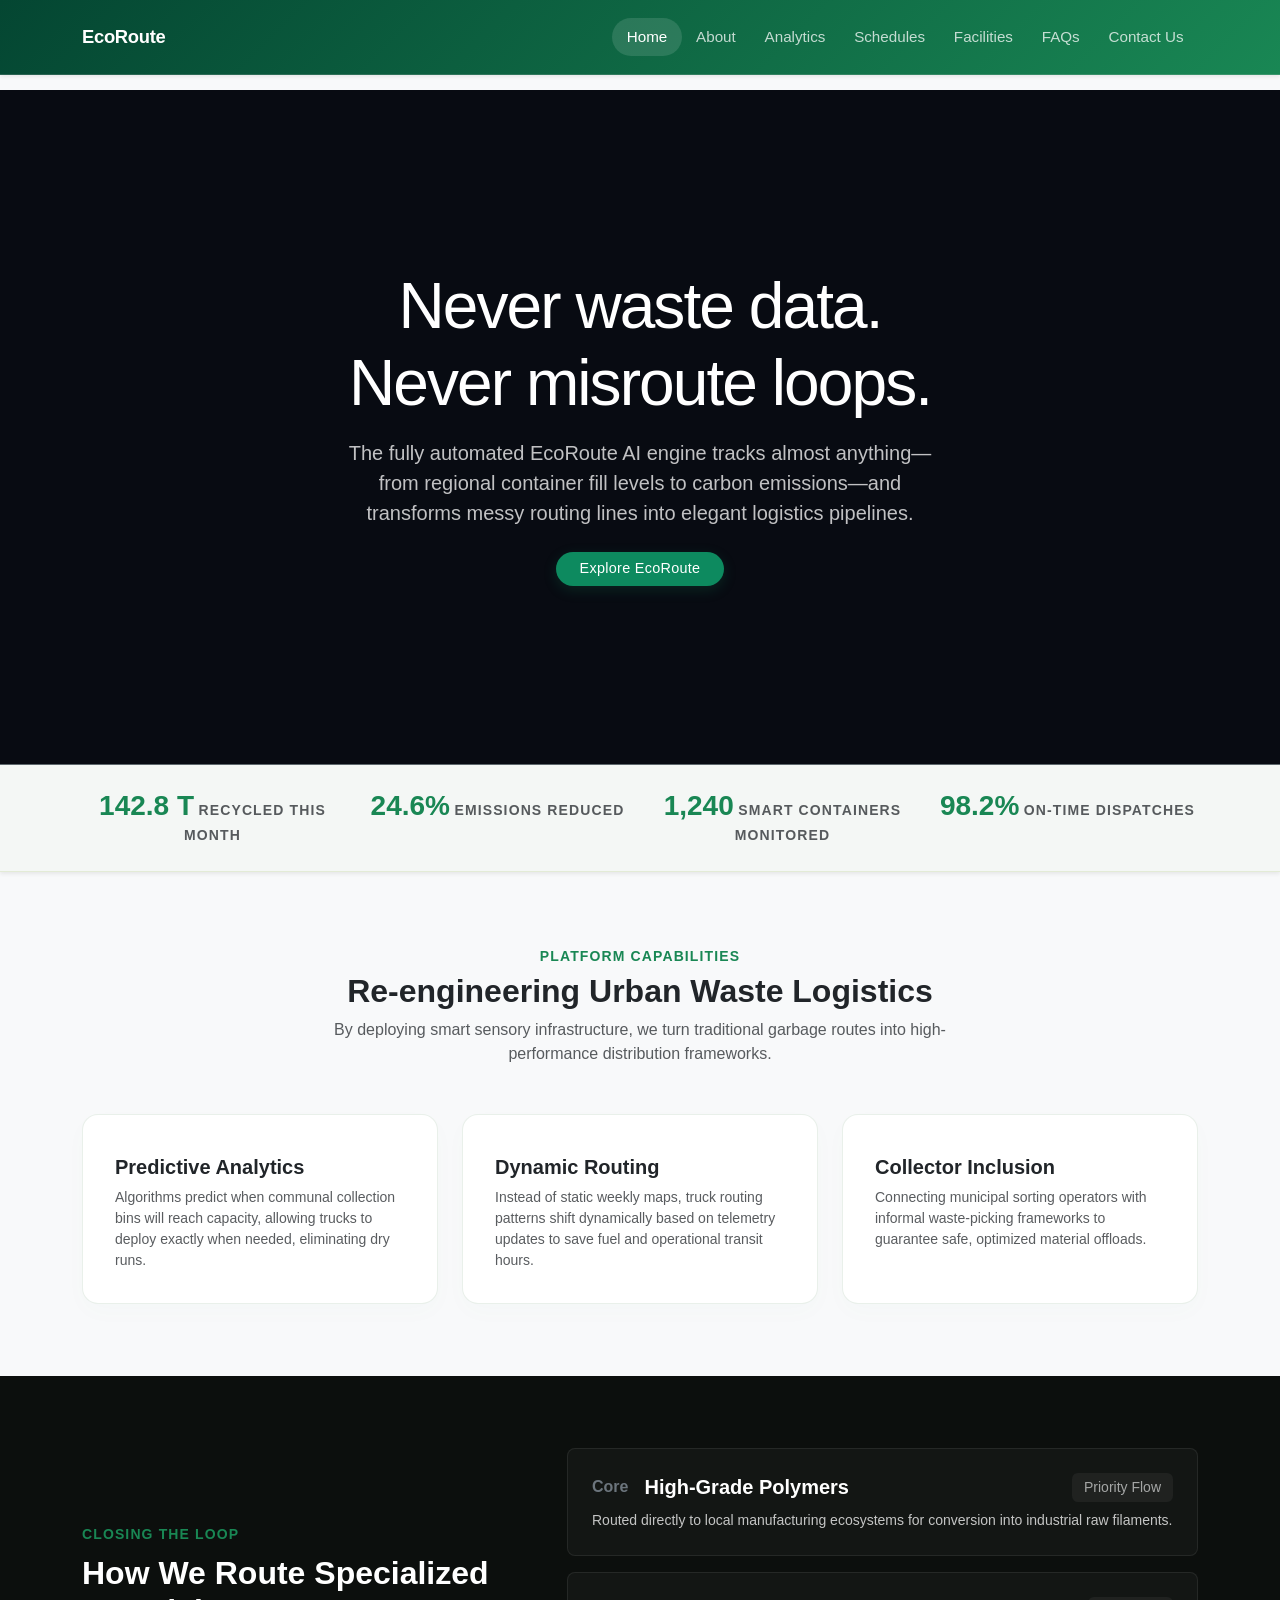
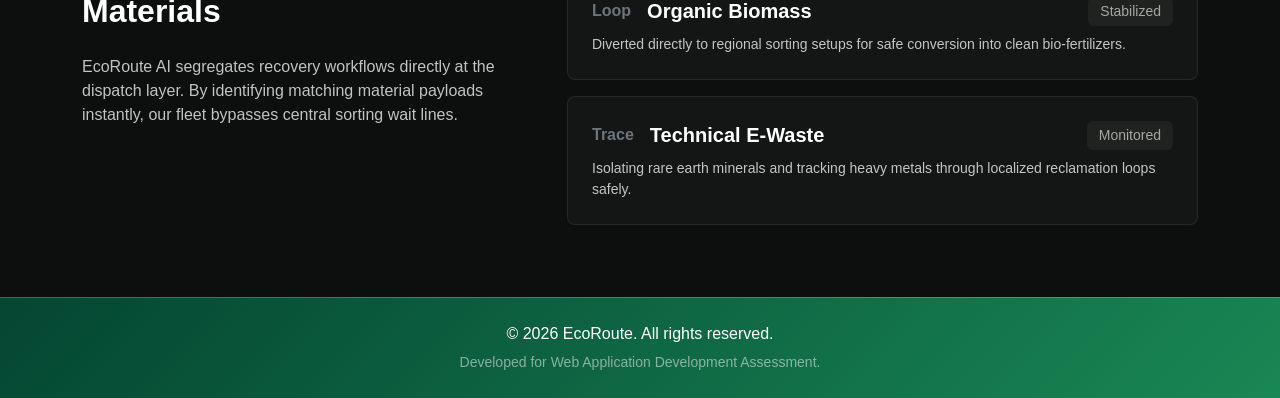
<file: index.html>
<!DOCTYPE html>
<html lang="en">
<head>
    <meta charset="UTF-8">
    <meta name="viewport" content="width=device-width, initial-scale=1.0">
    <title>EcoRoute - Smart Waste Logistics</title>
    <link href="https://cdn.jsdelivr.net/npm/bootstrap@5.3.3/dist/css/bootstrap.min.css" rel="stylesheet">
    <link rel="stylesheet" href="css/style.css">
</head>
<body class="d-flex flex-column min-vh-100 bg-light">

    <nav class="navbar navbar-expand-lg navbar-dark shadow-sm fixed-top">
        <div class="container">
            <a class="navbar-brand fw-bold" href="index.html">EcoRoute</a>
            <button class="navbar-toggler" type="button" data-bs-toggle="collapse" data-bs-target="#mainNavbar" aria-controls="mainNavbar" aria-expanded="false" aria-label="Toggle navigation">
                <span class="navbar-toggler-icon"></span>
            </button>
            <div class="collapse navbar-collapse" id="mainNavbar">
                <ul class="navbar-nav ms-auto mb-2 mb-lg-0">
                    <li class="nav-item"><a class="nav-link active" href="index.html">Home</a></li>
                    <li class="nav-item"><a class="nav-link" href="about.html">About</a></li>
                    <li class="nav-item"><a class="nav-link" href="dashboard.html">Analytics</a></li>
                    <li class="nav-item"><a class="nav-link" href="schedule.html">Schedules</a></li>
                    <li class="nav-item"><a class="nav-link" href="gallery.html">Facilities</a></li>
                    <li class="nav-item"><a class="nav-link" href="faq.html">FAQs</a></li>
                    <li class="nav-item"><a class="nav-link" href="contact.html">Contact Us</a></li>
                </ul>
            </div>
        </div>
    </nav>

    <main class="flex-grow-1">

        <section class="hero-section d-flex align-items-center justify-content-center text-center" style="background-image: url('https://images.unsplash.com/photo-1451187580459-43490279c0fa?q=80&w=1920');">
            <div class="hero-overlay"></div>
            <div class="container hero-content text-white position-relative">
                <div class="row justify-content-center">
                    <div class="col-lg-10 animate-fade-up">
                        <h1 class="display-3 fw-medium mb-3 tracking-tight">Never waste data. <br>Never misroute loops.</h1>
                        <p class="mx-auto fs-5 opacity-75 mb-4 max-w-xl">
                            The fully automated EcoRoute AI engine tracks almost anything—from regional container fill levels to carbon emissions—and transforms messy routing lines into elegant logistics pipelines.
                        </p>
                        <a href="dashboard.html" class="btn btn-emerald rounded-pill px-4 py-2.5 fw-medium text-white transition-all">
                            Explore EcoRoute
                        </a>
                    </div>
                </div>
            </div>
        </section>

        <section class="bg-white py-4 shadow-sm border-bottom">
            <div class="container">
                <div class="row text-center g-4">
                    <div class="col-6 col-md-3">
                        <h3 class="fw-bold text-success mb-0 counter-stat">142.8 T</h3>
                        <small class="text-muted text-uppercase fw-semibold tracking-wider">Recycled This Month</small>
                    </div>
                    <div class="col-6 col-md-3">
                        <h3 class="fw-bold text-success mb-0 counter-stat">24.6%</h3>
                        <small class="text-muted text-uppercase fw-semibold tracking-wider">Emissions Reduced</small>
                    </div>
                    <div class="col-6 col-md-3">
                        <h3 class="fw-bold text-success mb-0 counter-stat">1,240</h3>
                        <small class="text-muted text-uppercase fw-semibold tracking-wider">Smart Containers Monitored</small>
                    </div>
                    <div class="col-6 col-md-3">
                        <h3 class="fw-bold text-success mb-0 counter-stat">98.2%</h3>
                        <small class="text-muted text-uppercase fw-semibold tracking-wider">On-Time Dispatches</small>
                    </div>
                </div>
            </div>
        </section>

        <section class="container my-5 py-4">
            <div class="text-center mb-5">
                <span class="text-success text-uppercase fw-bold tracking-wider small">Platform Capabilities</span>
                <h2 class="fw-bold text-dark mt-1">Re-engineering Urban Waste Logistics</h2>
                <p class="text-muted mx-auto max-w-xl">By deploying smart sensory infrastructure, we turn traditional garbage routes into high-performance distribution frameworks.</p>
            </div>

            <div class="row g-4">
                <div class="col-md-4">
                    <div class="custom-card p-4 h-100 feature-hover">
                        <h5 class="fw-bold text-dark mt-2">Predictive Analytics</h5>
                        <p class="text-muted small mb-0">Algorithms predict when communal collection bins will reach capacity, allowing trucks to deploy exactly when needed, eliminating dry runs.</p>
                    </div>
                </div>
                <div class="col-md-4">
                    <div class="custom-card p-4 h-100 feature-hover">
                        <h5 class="fw-bold text-dark mt-2">Dynamic Routing</h5>
                        <p class="text-muted small mb-0">Instead of static weekly maps, truck routing patterns shift dynamically based on telemetry updates to save fuel and operational transit hours.</p>
                    </div>
                </div>
                <div class="col-md-4">
                    <div class="custom-card p-4 h-100 feature-hover">
                        <h5 class="fw-bold text-dark mt-2">Collector Inclusion</h5>
                        <p class="text-muted small mb-0">Connecting municipal sorting operators with informal waste-picking frameworks to guarantee safe, optimized material offloads.</p>
                    </div>
                </div>
            </div>
        </section>

        <section class="bg-dark text-white py-5 overflow-hidden position-relative">
            <div class="container my-4 position-relative z-2">
                <div class="row align-items-center g-5">
                    <div class="col-lg-5">
                        <span class="text-success text-uppercase fw-bold tracking-wider small">Closing the Loop</span>
                        <h2 class="fw-bold mt-2 text-white">How We Route Specialized Materials</h2>
                        <p class="opacity-75 my-4">
                            EcoRoute AI segregates recovery workflows directly at the dispatch layer. By identifying matching material payloads instantly, our fleet bypasses central sorting wait lines.
                        </p>
                    </div>
                    
                    <div class="col-lg-7">
                        <div class="d-flex flex-column gap-3">
                            
                            <div class="pipeline-panel p-4 rounded-3">
                                <div class="d-flex align-items-center justify-content-between mb-2">
                                    <div class="d-flex align-items-center gap-3">
                                        <span class="panel-index fw-bold">Core</span>
                                        <h5 class="fw-bold text-white mb-0">High-Grade Polymers</h5>
                                    </div>
                                    <span class="panel-status-tag small">Priority Flow</span>
                                </div>
                                <p class="opacity-75 small mb-0 panel-details">Routed directly to local manufacturing ecosystems for conversion into industrial raw filaments.</p>
                            </div>

                            <div class="pipeline-panel p-4 rounded-3">
                                <div class="d-flex align-items-center justify-content-between mb-2">
                                    <div class="d-flex align-items-center gap-3">
                                        <span class="panel-index fw-bold">Loop</span>
                                        <h5 class="fw-bold text-white mb-0">Organic Biomass</h5>
                                    </div>
                                    <span class="panel-status-tag small">Stabilized</span>
                                </div>
                                <p class="opacity-75 small mb-0 panel-details">Diverted directly to regional sorting setups for safe conversion into clean bio-fertilizers.</p>
                            </div>

                            <div class="pipeline-panel p-4 rounded-3">
                                <div class="d-flex align-items-center justify-content-between mb-2">
                                    <div class="d-flex align-items-center gap-3">
                                        <span class="panel-index fw-bold">Trace </span>
                                        <h5 class="fw-bold text-white mb-0">Technical E-Waste</h5>
                                    </div>
                                    <span class="panel-status-tag small">Monitored</span>
                                </div>
                                <p class="opacity-75 small mb-0 panel-details">Isolating rare earth minerals and tracking heavy metals through localized reclamation loops safely.</p>
                            </div>

                        </div>
                    </div>
                </div>
            </div>
        </section>

    </main>

    <footer class="text-white text-center py-4 mt-auto">
        <div class="container">
            <p class="mb-1 fw-medium">&copy; 2026 EcoRoute. All rights reserved.</p>
            <small class="text-white-50">Developed for Web Application Development Assessment.</small>
        </div>
    </footer>

    <script src="https://cdn.jsdelivr.net/npm/bootstrap@5.3.3/dist/js/bootstrap.bundle.min.js"></script>
    <script src="js/main.js"></script>
</body>
</html>
</file>
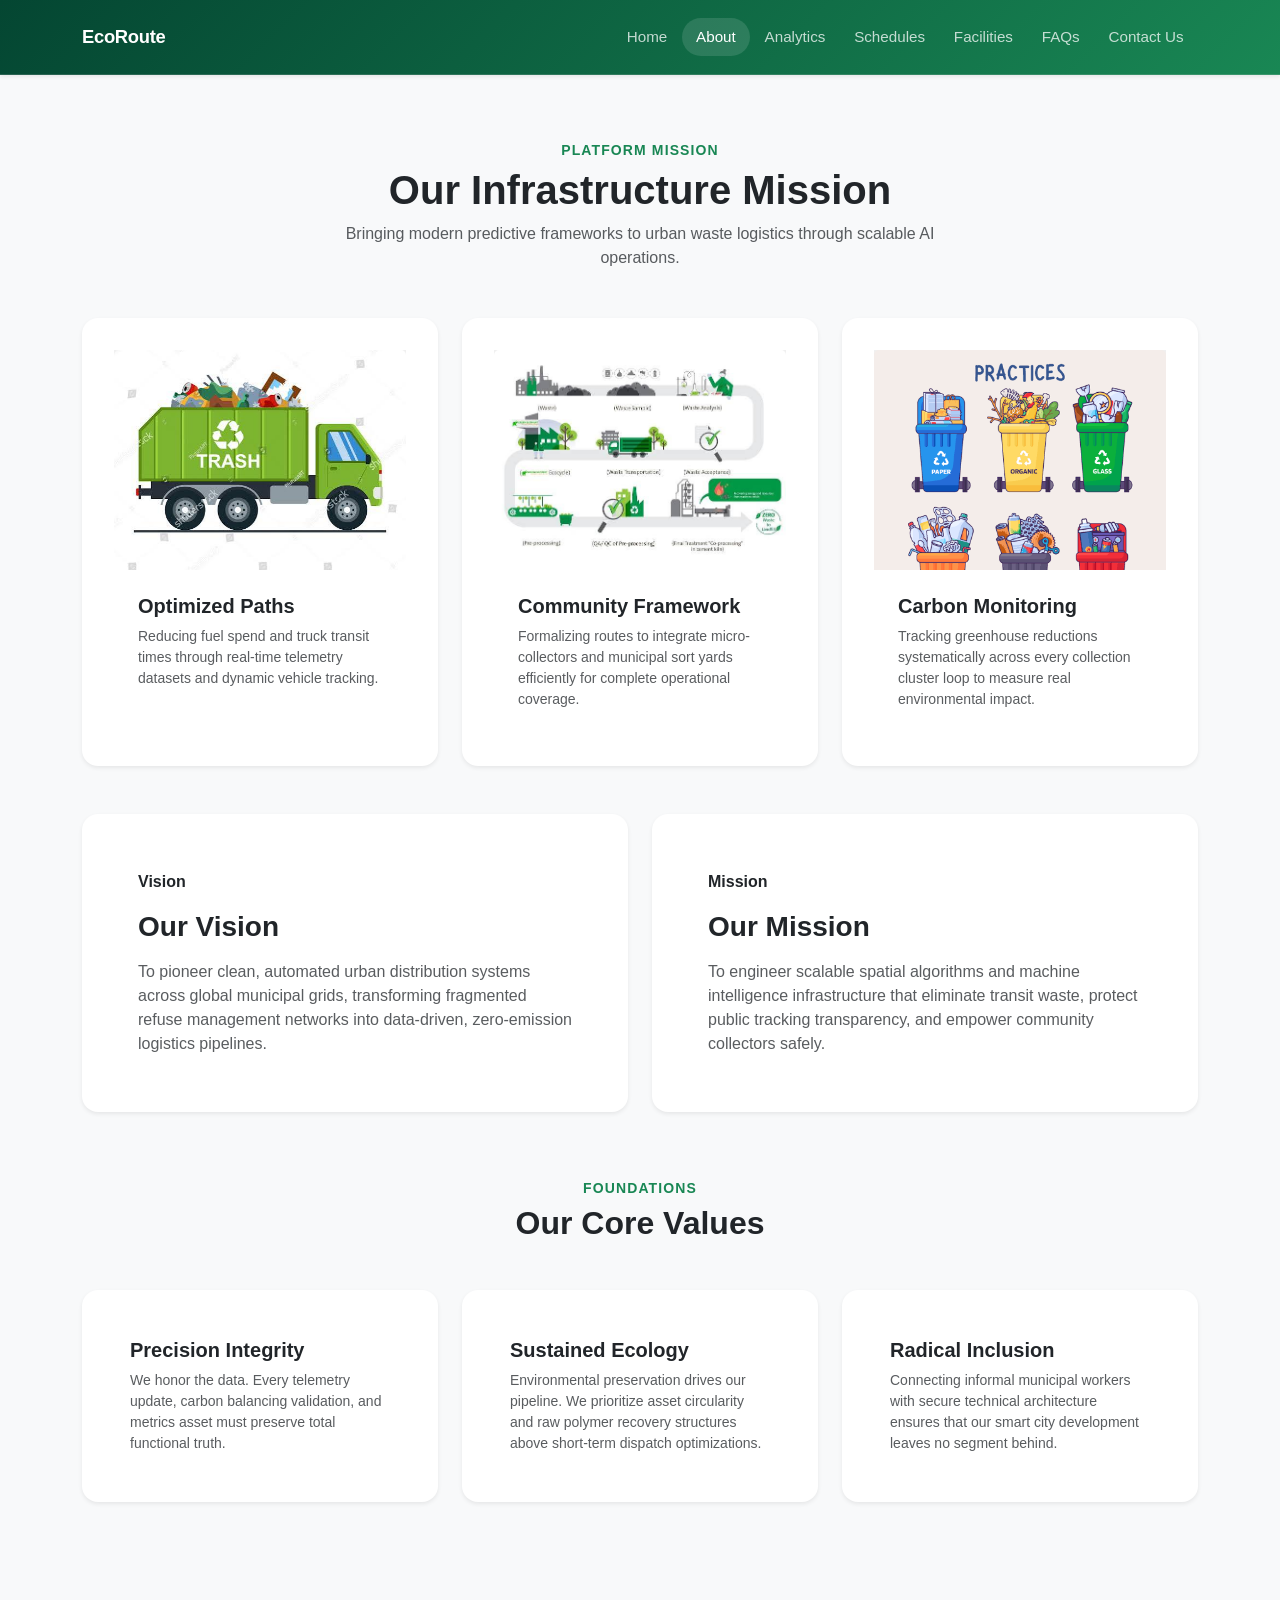
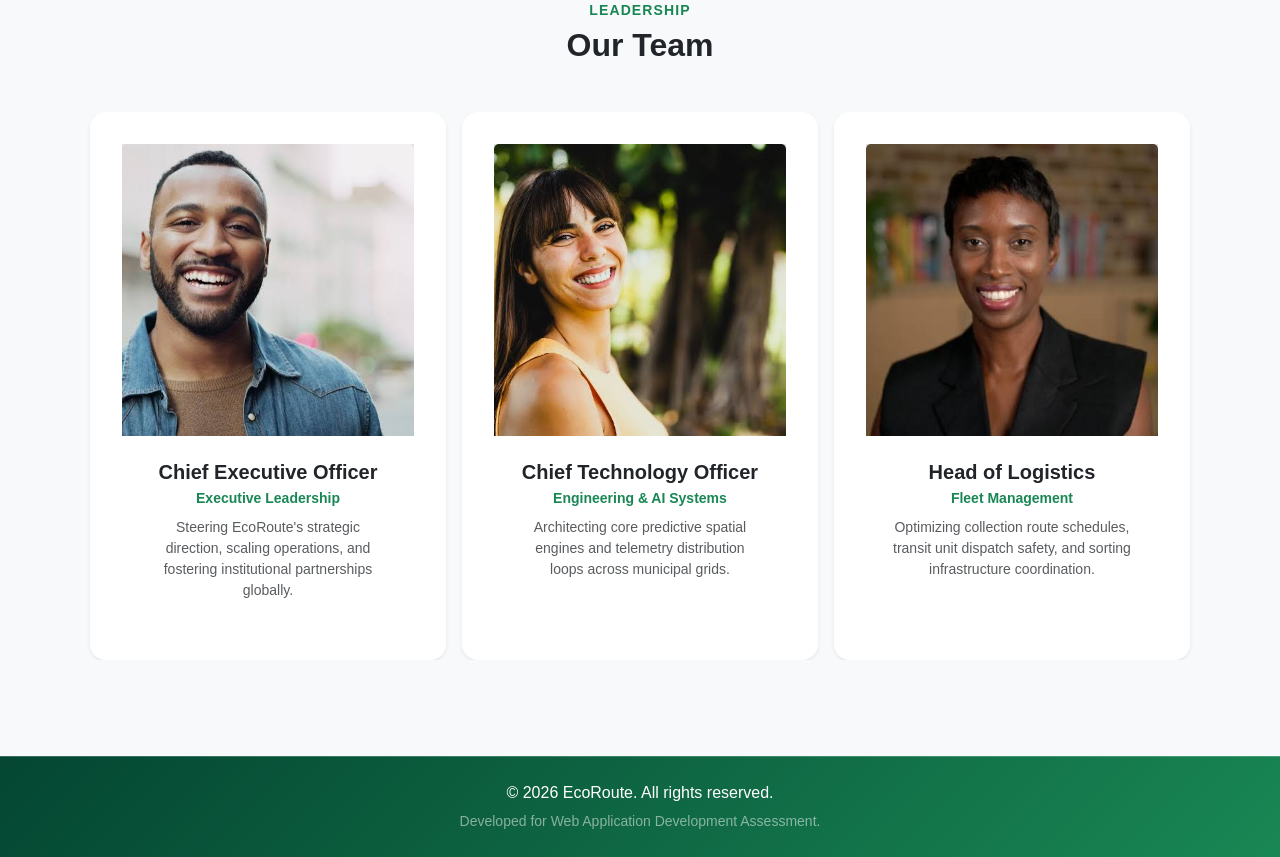
<file: about.html>
<!DOCTYPE html>
<html lang="en">
<head>
    <meta charset="UTF-8">
    <meta name="viewport" content="width=device-width, initial-scale=1.0">
    <title>About Us - EcoRoute</title>
    <link href="https://cdn.jsdelivr.net/npm/bootstrap@5.3.3/dist/css/bootstrap.min.css" rel="stylesheet">
    <link rel="stylesheet" href="css/style.css">
</head>
<body class="d-flex flex-column min-vh-100 bg-light">

    <nav class="navbar navbar-expand-lg navbar-dark shadow-sm fixed-top">
        <div class="container">
            <a class="navbar-brand fw-bold" href="index.html">EcoRoute</a>
            <button class="navbar-toggler" type="button" data-bs-toggle="collapse" data-bs-target="#mainNavbar">
                <span class="navbar-toggler-icon"></span>
            </button>
            <div class="collapse navbar-collapse" id="mainNavbar">
                <ul class="navbar-nav ms-auto mb-2 mb-lg-0">
                    <li class="nav-item"><a class="nav-link" href="index.html">Home</a></li>
                    <li class="nav-item"><a class="nav-link active" href="about.html">About</a></li>
                    <li class="nav-item"><a class="nav-link" href="dashboard.html">Analytics</a></li>
                    <li class="nav-item"><a class="nav-link" href="schedule.html">Schedules</a></li>
                    <li class="nav-item"><a class="nav-link" href="gallery.html">Facilities</a></li>
                    <li class="nav-item"><a class="nav-link" href="faq.html">FAQs</a></li>
                    <li class="nav-item"><a class="nav-link" href="contact.html">Contact Us</a></li>
                </ul>
            </div>
        </div>
    </nav>

    <main class="flex-grow-1 pb-5">
        
        <div class="container my-5 text-center">
            <span class="text-success text-uppercase fw-bold tracking-wider small">Platform Mission</span>
            <h1 class="fw-bold text-dark mt-1">Our Infrastructure Mission</h1>
            <p class="text-muted mx-auto max-w-xl">Bringing modern predictive frameworks to urban waste logistics through scalable AI operations.</p>
        </div>

        <div class="container mb-5">
            <div class="row g-4 justify-content-center mb-5">
                <div class="col-12 col-md-6 col-lg-4">
                    <div class="card custom-card h-100 border-0 shadow-sm overflow-hidden feature-hover">
                        <div class="card-img-wrapper">
                            <img src="assets/image/truck.png" class="card-img-top gallery-grid-img" alt="Recycle Processing Paths">
                        </div>
                        <div class="card-body p-4">
                            <h5 class="fw-bold text-dark mb-2">Optimized Paths</h5>
                            <p class="card-text text-muted small mb-0">
                                Reducing fuel spend and truck transit times through real-time telemetry datasets and dynamic vehicle tracking.
                            </p>
                        </div>
                    </div>
                </div>

                <div class="col-12 col-md-6 col-lg-4">
                    <div class="card custom-card h-100 border-0 shadow-sm overflow-hidden feature-hover">
                        <div class="card-img-wrapper">
                            <img src="assets/image/recyclecycle.png" class="card-img-top gallery-grid-img" alt="Recycle Processing Infrastructure">
                        </div>
                        <div class="card-body p-4">
                            <h5 class="fw-bold text-dark mb-2">Community Framework</h5>
                            <p class="card-text text-muted small mb-0">
                                Formalizing routes to integrate micro-collectors and municipal sort yards efficiently for complete operational coverage.
                            </p>
                        </div>
                    </div>
                </div>

                <div class="col-12 col-md-6 col-lg-4">
                    <div class="card custom-card h-100 border-0 shadow-sm overflow-hidden feature-hover">
                        <div class="card-img-wrapper">
                            <img src="assets/image/recycle.png" class="card-img-top gallery-grid-img" alt="Carbon Balancing Metrics">
                        </div>
                        <div class="card-body p-4">
                            <h5 class="fw-bold text-dark mb-2">Carbon Monitoring</h5>
                            <p class="card-text text-muted small mb-0">
                                Tracking greenhouse reductions systematically across every collection cluster loop to measure real environmental impact.
                            </p>
                        </div>
                    </div>
                </div>
            </div>

            <div class="row g-4 mb-5">
                <div class="col-12 col-md-6">
                    <div class="card custom-card h-100 border-0 shadow-sm overflow-hidden feature-hover">
                        <div class="card-body p-4">
                            <div class="icon-box mb-3 fw-bold">Vision</div>
                            <h3 class="fw-bold text-dark mb-3">Our Vision</h3>
                            <p class="text-muted mb-0">
                                To pioneer clean, automated urban distribution systems across global municipal grids, transforming fragmented refuse management networks into data-driven, zero-emission logistics pipelines.
                            </p>
                        </div>
                    </div>
                </div>
                <div class="col-12 col-md-6">
                    <div class="card custom-card h-100 border-0 shadow-sm overflow-hidden feature-hover">
                        <div class="card-body p-4">
                            <div class="icon-box mb-3 fw-bold">Mission</div>
                            <h3 class="fw-bold text-dark mb-3">Our Mission</h3>
                            <p class="text-muted mb-0">
                                To engineer scalable spatial algorithms and machine intelligence infrastructure that eliminate transit waste, protect public tracking transparency, and empower community collectors safely.
                            </p>
                        </div>
                    </div>
                </div>
            </div>

            <div class="my-5 pt-3 text-center">
                <span class="text-success text-uppercase fw-bold tracking-wider small">Foundations</span>
                <h2 class="fw-bold text-dark mt-1">Our Core Values</h2>
            </div>

            <div class="row g-4 justify-content-center mb-5">
                <div class="col-12 col-md-4">
                    <div class="card custom-card h-100 border-0 shadow-sm overflow-hidden feature-hover">
                        <div class="card-body">
                            <h5 class="fw-bold text-dark mb-2">Precision Integrity</h5>
                            <p class="card-text text-muted small mb-0">
                                We honor the data. Every telemetry update, carbon balancing validation, and metrics asset must preserve total functional truth.
                            </p>
                        </div>
                    </div>
                </div>
                <div class="col-12 col-md-4">
                    <div class="card custom-card h-100 border-0 shadow-sm feature-hover">
                        <div class="card-body">
                            <h5 class="fw-bold text-dark mb-2">Sustained Ecology</h5>
                            <p class="card-text text-muted small mb-0">
                                Environmental preservation drives our pipeline. We prioritize asset circularity and raw polymer recovery structures above short-term dispatch optimizations.
                            </p>
                        </div>
                    </div>
                </div>
                <div class="col-12 col-md-4">
                    <div class="card custom-card h-100 border-0 shadow-sm feature-hover">
                        <div class="card-body">
                            <h5 class="fw-bold text-dark mb-2">Radical Inclusion</h5>
                            <p class="card-text text-muted small mb-0">
                                Connecting informal municipal workers with secure technical architecture ensures that our smart city development leaves no segment behind.
                            </p>
                        </div>
                    </div>
                </div>
            </div>

            <div class="my-5 pt-5 text-center">
                <span class="text-success text-uppercase fw-bold tracking-wider small">Leadership</span>
                <h2 class="fw-bold text-dark mt-1">Our Team</h2>
            </div>

            <div class="team-slider-container overflow-hidden position-relative my-4">
                <div id="teamSliderTrack" class="d-flex">
                    
                    <div class="team-slide-card px-2">
                        <div class="card custom-card h-100 border-0 shadow-sm overflow-hidden feature-hover">
                            <div class="ratio ratio-1x1 bg-secondary-subtle">
                                <img src="assets/image/man.png" class="card-img-top object-fit-cover" alt="Chief Executive Officer">
                            </div>
                            <div class="card-body p-4 text-center">
                                <h5 class="fw-bold text-dark mb-1">Chief Executive Officer</h5>
                                <p class="text-success small fw-semibold mb-2">Executive Leadership</p>
                                <p class="card-text text-muted small mb-0">Steering EcoRoute's strategic direction, scaling operations, and fostering institutional partnerships globally.</p>
                            </div>
                        </div>
                    </div>

                    <div class="team-slide-card px-2">
                        <div class="card custom-card h-100 border-0 shadow-sm overflow-hidden feature-hover">
                            <div class="ratio ratio-1x1 bg-secondary-subtle">
                                <img src="assets/image/woman.png" class="card-img-top object-fit-cover" alt="Chief Technology Officer">
                            </div>
                            <div class="card-body p-4 text-center">
                                <h5 class="fw-bold text-dark mb-1">Chief Technology Officer</h5>
                                <p class="text-success small fw-semibold mb-2">Engineering & AI Systems</p>
                                <p class="card-text text-muted small mb-0">Architecting core predictive spatial engines and telemetry distribution loops across municipal grids.</p>
                            </div>
                        </div>
                    </div>

                    <div class="team-slide-card px-2">
                        <div class="card custom-card h-100 border-0 shadow-sm overflow-hidden feature-hover">
                            <div class="ratio ratio-1x1 bg-secondary-subtle">
                                <img src="assets/image/lady.png" class="card-img-top object-fit-cover" alt="Head of Logistics">
                            </div>
                            <div class="card-body p-4 text-center">
                                <h5 class="fw-bold text-dark mb-1">Head of Logistics</h5>
                                <p class="text-success small fw-semibold mb-2">Fleet Management</p>
                                <p class="card-text text-muted small mb-0">Optimizing collection route schedules, transit unit dispatch safety, and sorting infrastructure coordination.</p>
                            </div>
                        </div>
                    </div>

                    <div class="team-slide-card px-2">
                        <div class="card custom-card h-100 border-0 shadow-sm overflow-hidden feature-hover">
                            <div class="ratio ratio-1x1 bg-secondary-subtle">
                                <img src="assets/image/gentleman.png" class="card-img-top object-fit-cover" alt="Lead Data Scientist">
                            </div>
                            <div class="card-body p-4 text-center">
                                <h5 class="fw-bold text-dark mb-1">Lead Data Scientist</h5>
                                <p class="text-success small fw-semibold mb-2">Analytics & Modeling</p>
                                <p class="card-text text-muted small mb-0">Structuring real-time carbon data verification models and fine-tuning predictive demand clusters.</p>
                            </div>
                        </div>
                    </div>

                    <div class="team-slide-card px-2">
                        <div class="card custom-card h-100 border-0 shadow-sm overflow-hidden feature-hover">
                            <div class="ratio ratio-1x1 bg-secondary-subtle">
                                <img src="assets/image/girl.png" class="card-img-top object-fit-cover" alt="Sustainability Director">
                            </div>
                            <div class="card-body p-4 text-center">
                                <h5 class="fw-bold text-dark mb-1">Sustainability Director</h5>
                                <p class="text-success small fw-semibold mb-2">Ecology & Compliance</p>
                                <p class="card-text text-muted small mb-0">Overseeing polymer material recovery streams and local urban compliance frameworks.</p>
                            </div>
                        </div>
                    </div>

                    <div class="team-slide-card px-2">
                        <div class="card custom-card h-100 border-0 shadow-sm overflow-hidden feature-hover">
                            <div class="ratio ratio-1x1 bg-secondary-subtle">
                                <img src="assets/image/team.png" class="card-img-top object-fit-cover" alt="Community Outreach Lead">
                            </div>
                            <div class="card-body p-4 text-center">
                                <h5 class="fw-bold text-dark mb-1">Community Outreach Lead</h5>
                                <p class="text-success small fw-semibold mb-2">Inclusion & Strategy</p>
                                <p class="card-text text-muted small mb-0">Integrating informal micro-collectors and local sorting yards into our digital logistics architecture.</p>
                            </div>
                        </div>
                    </div>
                </div>
            </div>

        </div>
    </main>

    <footer class="text-white text-center py-4 mt-auto">
        <div class="container">
            <p class="mb-1 fw-medium">&copy; 2026 EcoRoute. All rights reserved.</p>
            <small class="text-white-50">Developed for Web Application Development Assessment.</small>
        </div>
    </footer>

    <script src="https://cdn.jsdelivr.net/npm/bootstrap@5.3.3/dist/js/bootstrap.bundle.min.js"></script>
    <script src="js/main.js"></script>
</body>
</html>
</file>
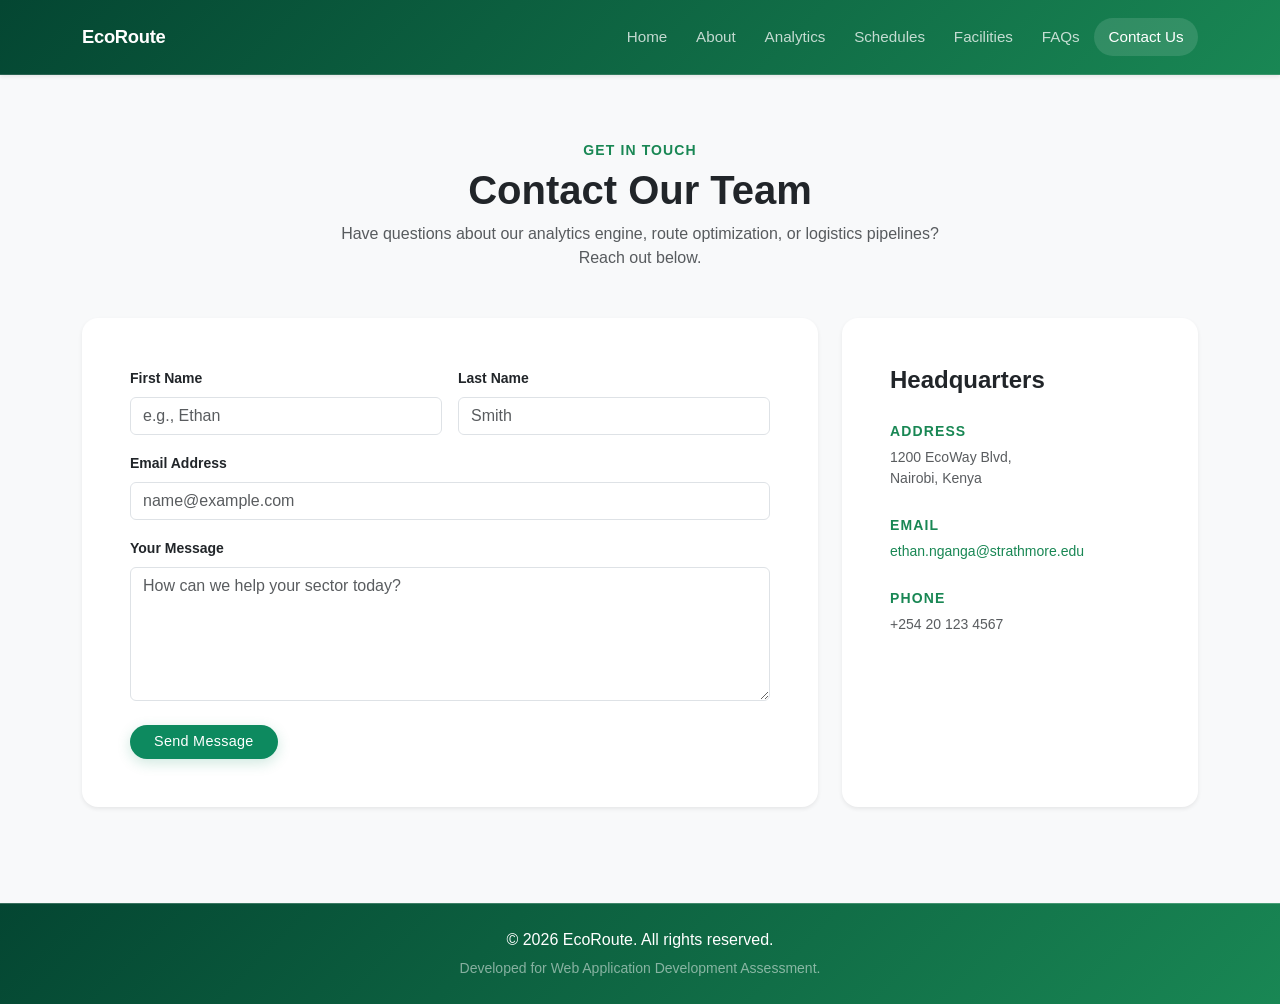
<file: contact.html>
<!DOCTYPE html>
<html lang="en">
<head>
    <meta charset="UTF-8">
    <meta name="viewport" content="width=device-width, initial-scale=1.0">
    <title>Contact Us - EcoRoute</title>
    <link href="https://cdn.jsdelivr.net/npm/bootstrap@5.3.3/dist/css/bootstrap.min.css" rel="stylesheet">
    <link rel="stylesheet" href="css/style.css">
</head>
<body class="d-flex flex-column min-vh-100 bg-light">

    <nav class="navbar navbar-expand-lg navbar-dark shadow-sm fixed-top">
        <div class="container">
            <a class="navbar-brand fw-bold" href="index.html">EcoRoute</a>
            <button class="navbar-toggler" type="button" data-bs-toggle="collapse" data-bs-target="#mainNavbar" aria-controls="mainNavbar" aria-expanded="false" aria-label="Toggle navigation">
                <span class="navbar-toggler-icon"></span>
            </button>
            <div class="collapse navbar-collapse" id="mainNavbar">
                <ul class="navbar-nav ms-auto mb-2 mb-lg-0">
                    <li class="nav-item"><a class="nav-link" href="index.html">Home</a></li>
                    <li class="nav-item"><a class="nav-link" href="about.html">About</a></li>
                    <li class="nav-item"><a class="nav-link" href="dashboard.html">Analytics</a></li>
                    <li class="nav-item"><a class="nav-link" href="schedule.html">Schedules</a></li>
                    <li class="nav-item"><a class="nav-link" href="gallery.html">Facilities</a></li>
                    <li class="nav-item"><a class="nav-link" href="faq.html">FAQs</a></li>
                    <li class="nav-item"><a class="nav-link active" href="contact.html">Contact Us</a></li>
                </ul>
            </div>
        </div>
    </nav>

    <main class="flex-grow-1 pb-5">
        
        <div class="container my-5 text-center">
            <span class="text-success text-uppercase fw-bold tracking-wider small">Get In Touch</span>
            <h1 class="fw-bold text-dark mt-1">Contact Our Team</h1>
            <p class="text-muted mx-auto max-w-xl">Have questions about our analytics engine, route optimization, or logistics pipelines? Reach out below.</p>
        </div>

        <div class="container mb-5">
            <div class="row g-4">
                
                <div class="col-12 col-lg-8">
                    <div class="card custom-card border-0 shadow-sm overflow-hidden feature-hover">
                        <div class="card-body">
                            <form>
                                <div class="row g-3 mb-3">
                                    <div class="col-md-6">
                                        <label for="firstName" class="form-label small fw-semibold text-dark">First Name</label>
                                        <input type="text" class="form-control" id="firstName" placeholder="e.g., Ethan" required>
                                    </div>
                                    <div class="col-md-6">
                                        <label for="lastName" class="form-label small fw-semibold text-dark">Last Name</label>
                                        <input type="text" class="form-control" id="lastName" placeholder="Smith" required>
                                    </div>
                                </div>
                                <div class="mb-3">
                                    <label for="emailAddress" class="form-label small fw-semibold text-dark">Email Address</label>
                                    <input type="email" class="form-control" id="emailAddress" placeholder="name@example.com" required>
                                </div>
                                <div class="mb-4">
                                    <label for="messageBody" class="form-label small fw-semibold text-dark">Your Message</label>
                                    <textarea class="form-control" id="messageBody" rows="5" placeholder="How can we help your sector today?" required></textarea>
                                </div>
                                <button type="submit" class="btn btn-emerald rounded-pill px-4 py-2.5 fw-medium text-white transition-all">Send Message</button>
                            </form>
                        </div>
                    </div>
                </div>

                <div class="col-12 col-lg-4">
                    <div class="card custom-card h-100 border-0 shadow-sm overflow-hidden feature-hover">
                        <div class="card-body">
                            <h4 class="fw-bold text-dark mb-4">Headquarters</h4>
                            
                            <div class="mb-4">
                                <span class="text-success text-uppercase fw-bold tracking-wider small">Address</span>
                                <p class="text-muted small mt-1 mb-0">
                                    1200 EcoWay Blvd,<br>
                                    Nairobi, Kenya
                                </p>
                            </div>
                            
                            <div class="mb-4">
                                <span class="text-success text-uppercase fw-bold tracking-wider small">Email</span>
                                <p class="text-muted small mt-1 mb-0">
                                    <a href="mailto:ethan.nganga@strathmore.edu" class="text-success text-decoration-none fw-medium">ethan.nganga@strathmore.edu</a>
                                </p>
                            </div>
                            
                            <div class="mb-0">
                                <span class="text-success text-uppercase fw-bold tracking-wider small">Phone</span>
                                <p class="text-muted small mt-1 mb-0">
                                    +254 20 123 4567
                                </p>
                            </div>
                        </div>
                    </div>
                </div>

            </div>
        </div>
    </main>

    <footer class="text-white text-center py-4 mt-auto">
        <div class="container">
            <p class="mb-1 fw-medium">&copy; 2026 EcoRoute. All rights reserved.</p>
            <small class="text-white-50">Developed for Web Application Development Assessment.</small>
        </div>
    </footer>

    <script src="https://cdn.jsdelivr.net/npm/bootstrap@5.3.3/dist/js/bootstrap.bundle.min.js"></script>
    <script src="js/main.js"></script>
</body>
</html>
</file>
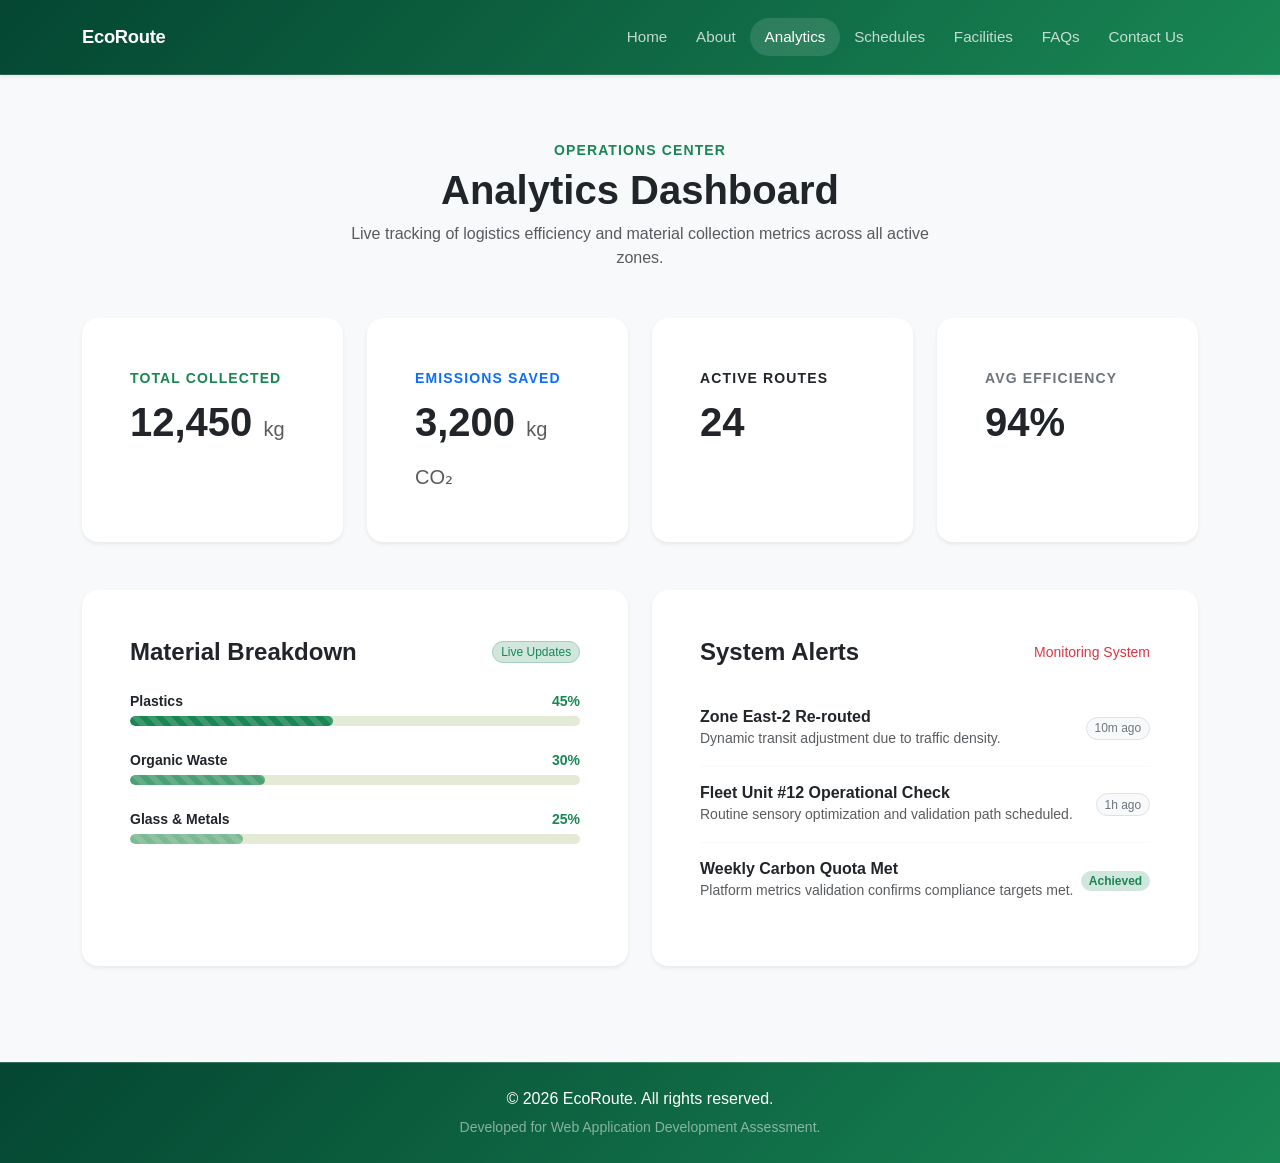
<file: dashboard.html>
<!DOCTYPE html>
<html lang="en">
<head>
    <meta charset="UTF-8">
    <meta name="viewport" content="width=device-width, initial-scale=1.0">
    <title>Analytics Dashboard - EcoRoute</title>
    <link href="https://cdn.jsdelivr.net/npm/bootstrap@5.3.3/dist/css/bootstrap.min.css" rel="stylesheet">
    <link rel="stylesheet" href="css/style.css">
</head>
<body class="d-flex flex-column min-vh-100 bg-light">

    <nav class="navbar navbar-expand-lg navbar-dark shadow-sm fixed-top">
        <div class="container">
            <a class="navbar-brand fw-bold" href="index.html">EcoRoute</a>
            <button class="navbar-toggler" type="button" data-bs-toggle="collapse" data-bs-target="#mainNavbar" aria-controls="mainNavbar" aria-expanded="false" aria-label="Toggle navigation">
                <span class="navbar-toggler-icon"></span>
            </button>
            <div class="collapse navbar-collapse" id="mainNavbar">
                <ul class="navbar-nav ms-auto mb-2 mb-lg-0">
                    <li class="nav-item"><a class="nav-link" href="index.html">Home</a></li>
                    <li class="nav-item"><a class="nav-link" href="about.html">About</a></li>
                    <li class="nav-item"><a class="nav-link active" href="dashboard.html">Analytics</a></li>
                    <li class="nav-item"><a class="nav-link" href="schedule.html">Schedules</a></li>
                    <li class="nav-item"><a class="nav-link" href="gallery.html">Facilities</a></li>
                    <li class="nav-item"><a class="nav-link" href="faq.html">FAQs</a></li>
                    <li class="nav-item"><a class="nav-link" href="contact.html">Contact Us</a></li>
                </ul>
            </div>
        </div>
    </nav>

    <main class="flex-grow-1 pb-5">
        
        <div class="container my-5 text-center">
            <span class="text-success text-uppercase fw-bold tracking-wider small">Operations Center</span>
            <h1 class="fw-bold text-dark mt-1">Analytics Dashboard</h1>
            <p class="text-muted mx-auto max-w-xl">Live tracking of logistics efficiency and material collection metrics across all active zones.</p>
        </div>

        <div class="container mb-5">
            <div class="row g-4 mb-5">
                <div class="col-12 col-sm-6 col-xl-3">
                    <div class="card custom-card h-100 border-0 shadow-sm overflow-hidden feature-hover">
                        <div class="card-body">
                            <span class="text-success text-uppercase fw-bold tracking-wider small">Total Collected</span>
                            <h2 class="display-6 fw-bold text-dark mt-2 mb-0">12,450 <span class="fs-5 text-muted fw-normal">kg</span></h2>
                        </div>
                    </div>
                </div>
                <div class="col-12 col-sm-6 col-xl-3">
                    <div class="card custom-card h-100 border-0 shadow-sm overflow-hidden feature-hover">
                        <div class="card-body">
                            <span class="text-primary text-uppercase fw-bold tracking-wider small">Emissions Saved</span>
                            <h2 class="display-6 fw-bold text-dark mt-2 mb-0">3,200 <span class="fs-5 text-muted fw-normal">kg CO₂</span></h2>
                        </div>
                    </div>
                </div>
                <div class="col-12 col-sm-6 col-xl-3">
                    <div class="card custom-card h-100 border-0 shadow-sm overflow-hidden feature-hover">
                        <div class="card-body">
                            <span class="text-warning text-dark text-uppercase fw-bold tracking-wider small">Active Routes</span>
                            <h2 class="display-6 fw-bold text-dark mt-2 mb-0">24</h2>
                        </div>
                    </div>
                </div>
                <div class="col-12 col-sm-6 col-xl-3">
                    <div class="card custom-card h-100 border-0 shadow-sm overflow-hidden feature-hover">
                        <div class="card-body">
                            <span class="text-secondary text-uppercase fw-bold tracking-wider small">Avg Efficiency</span>
                            <h2 class="display-6 fw-bold text-dark mt-2 mb-0">94%</h2>
                        </div>
                    </div>
                </div>
            </div>

            <div class="row g-4">
                <div class="col-12 col-lg-6">
                    <div class="card custom-card h-100 border-0 shadow-sm overflow-hidden feature-hover">
                        <div class="card-body">
                            <div class="d-flex justify-content-between align-items-center mb-4">
                                <h4 class="fw-bold text-dark mb-0">Material Breakdown</h4>
                                <span class="badge bg-success-subtle text-success border border-success-subtle rounded-pill px-2.5 py-1 small fw-medium">Live Updates</span>
                            </div>
                            
                            <div class="mb-4">
                                <div class="d-flex justify-content-between align-items-center mb-1">
                                    <span class="small fw-semibold text-dark">Plastics</span>
                                    <span class="small fw-bold text-success">45%</span>
                                </div>
                                <div class="progress rounded-pill" style="height: 10px; background-color: #e3ebd6;">
                                    <div class="progress-bar progress-bar-striped progress-bar-animated bg-success rounded-pill" role="progressbar" style="width: 45%" aria-valuenow="45" aria-valuemin="0" aria-valuemax="100"></div>
                                </div>
                            </div>
                            
                            <div class="mb-4">
                                <div class="d-flex justify-content-between align-items-center mb-1">
                                    <span class="small fw-semibold text-dark">Organic Waste</span>
                                    <span class="small fw-bold text-success">30%</span>
                                </div>
                                <div class="progress rounded-pill" style="height: 10px; background-color: #e3ebd6;">
                                    <div class="progress-bar progress-bar-striped progress-bar-animated bg-success opacity-75 rounded-pill" role="progressbar" style="width: 30%" aria-valuenow="30" aria-valuemin="0" aria-valuemax="100"></div>
                                </div>
                            </div>
                            
                            <div class="mb-0">
                                <div class="d-flex justify-content-between align-items-center mb-1">
                                    <span class="small fw-semibold text-dark">Glass & Metals</span>
                                    <span class="small fw-bold text-success">25%</span>
                                </div>
                                <div class="progress rounded-pill" style="height: 10px; background-color: #e3ebd6;">
                                    <div class="progress-bar progress-bar-striped progress-bar-animated bg-success opacity-50 rounded-pill" role="progressbar" style="width: 25%" aria-valuenow="25" aria-valuemin="0" aria-valuemax="100"></div>
                                </div>
                            </div>
                        </div>
                    </div>
                </div>

                <div class="col-12 col-lg-6">
                    <div class="card custom-card h-100 border-0 shadow-sm overflow-hidden feature-hover">
                        <div class="card-body">
                            <div class="d-flex justify-content-between align-items-center mb-4">
                                <h4 class="fw-bold text-dark mb-0">System Alerts</h4>
                                <div class="d-flex align-items-center gap-2 text-danger small fw-medium">
                                    <div class="spinner-grow spinner-grow-sm text-danger" role="status"></div>
                                    <span>Monitoring System</span>
                                </div>
                            </div>
                            
                            <div class="list-group list-group-flush">
                                <div class="list-group-item d-flex justify-content-between align-items-center px-0 py-3 border-light">
                                    <div>
                                        <h6 class="mb-0 fw-semibold text-dark">Zone East-2 Re-routed</h6>
                                        <small class="text-muted">Dynamic transit adjustment due to traffic density.</small>
                                    </div>
                                    <span class="badge bg-light text-secondary rounded-pill border fw-medium px-2.5 py-1.5">10m ago</span>
                                </div>
                                
                                <div class="list-group-item d-flex justify-content-between align-items-center px-0 py-3 border-light">
                                    <div>
                                        <h6 class="mb-0 fw-semibold text-dark">Fleet Unit #12 Operational Check</h6>
                                        <small class="text-muted">Routine sensory optimization and validation path scheduled.</small>
                                    </div>
                                    <span class="badge bg-light text-secondary rounded-pill border fw-medium px-2.5 py-1.5">1h ago</span>
                                </div>
                                
                                <div class="list-group-item d-flex justify-content-between align-items-center px-0 py-3 border-0">
                                    <div>
                                        <h6 class="mb-0 fw-semibold text-dark">Weekly Carbon Quota Met</h6>
                                        <small class="text-muted">Platform metrics validation confirms compliance targets met.</small>
                                    </div>
                                    <span class="badge bg-success-subtle text-success rounded-pill fw-semibold px-2.5 py-1.5">Achieved</span>
                                </div>
                            </div>
                        </div>
                    </div>
                </div>
            </div>
        </div>
    </main>

    <footer class="text-white text-center py-4 mt-auto">
        <div class="container">
            <p class="mb-1 fw-medium">&copy; 2026 EcoRoute. All rights reserved.</p>
            <small class="text-white-50">Developed for Web Application Development Assessment.</small>
        </div>
    </footer>

    <script src="https://cdn.jsdelivr.net/npm/bootstrap@5.3.3/dist/js/bootstrap.bundle.min.js"></script>
    <script src="js/main.js"></script>
</body>
</html>
</file>
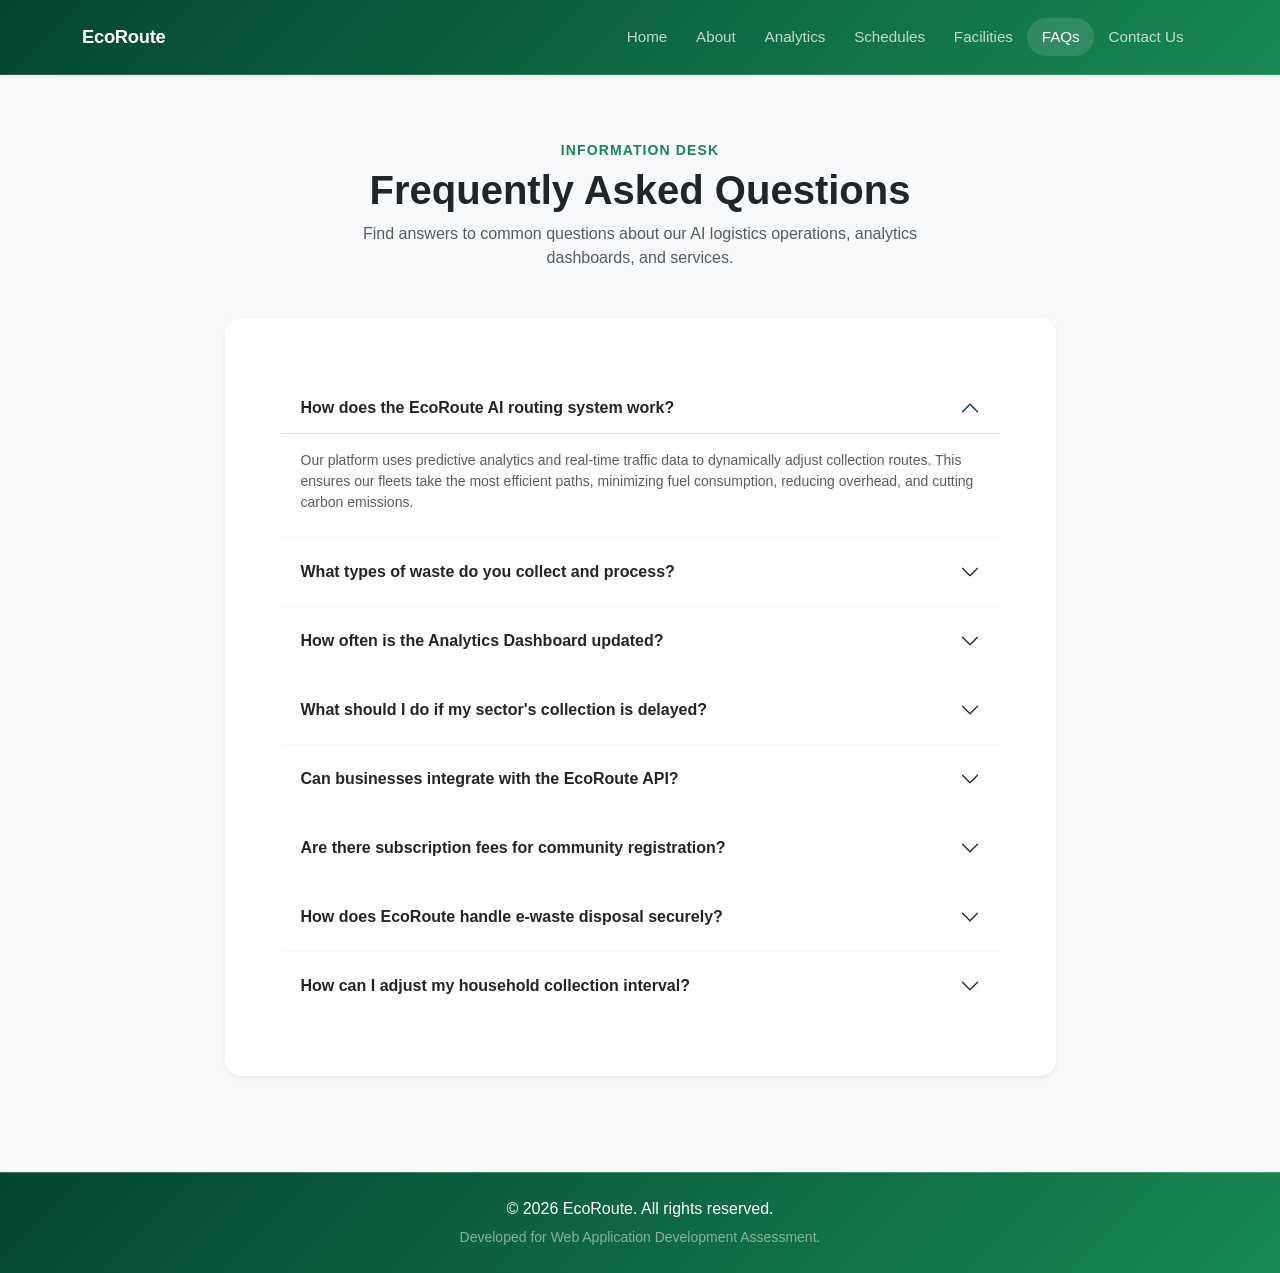
<file: faq.html>
<!DOCTYPE html>
<html lang="en">
<head>
    <meta charset="UTF-8">
    <meta name="viewport" content="width=device-width, initial-scale=1.0">
    <title>FAQs - EcoRoute</title>
    <link href="https://cdn.jsdelivr.net/npm/bootstrap@5.3.3/dist/css/bootstrap.min.css" rel="stylesheet">
    <link rel="stylesheet" href="css/style.css">
</head>
<body class="d-flex flex-column min-vh-100 bg-light">

    <nav class="navbar navbar-expand-lg navbar-dark shadow-sm fixed-top">
        <div class="container">
            <a class="navbar-brand fw-bold" href="index.html">EcoRoute</a>
            <button class="navbar-toggler" type="button" data-bs-toggle="collapse" data-bs-target="#mainNavbar" aria-controls="mainNavbar" aria-expanded="false" aria-label="Toggle navigation">
                <span class="navbar-toggler-icon"></span>
            </button>
            <div class="collapse navbar-collapse" id="mainNavbar">
                <ul class="navbar-nav ms-auto mb-2 mb-lg-0">
                    <li class="nav-item"><a class="nav-link" href="index.html">Home</a></li>
                    <li class="nav-item"><a class="nav-link" href="about.html">About</a></li>
                    <li class="nav-item"><a class="nav-link" href="dashboard.html">Analytics</a></li>
                    <li class="nav-item"><a class="nav-link" href="schedule.html">Schedules</a></li>
                    <li class="nav-item"><a class="nav-link" href="gallery.html">Facilities</a></li>
                    <li class="nav-item"><a class="nav-link active" href="faq.html">FAQs</a></li>
                    <li class="nav-item"><a class="nav-link" href="contact.html">Contact Us</a></li>
                </ul>
            </div>
        </div>
    </nav>

    <main class="flex-grow-1 pb-5">
        
        <div class="container my-5 text-center">
            <span class="text-success text-uppercase fw-bold tracking-wider small">Information Desk</span>
            <h1 class="fw-bold text-dark mt-1">Frequently Asked Questions</h1>
            <p class="text-muted mx-auto max-w-xl">Find answers to common questions about our AI logistics operations, analytics dashboards, and services.</p>
        </div>

        <div class="container mb-5">
            <div class="row justify-content-center">
                <div class="col-12 col-lg-9">
                    <div class="card custom-card h-100 border-0 shadow-sm overflow-hidden feature-hover">
                        <div class="card-body p-4">
                            <div class="accordion accordion-flush" id="faqAccordion">
                                
                                <div class="accordion-item border-light py-2">
                                    <h2 class="accordion-header" id="headingOne">
                                        <button class="accordion-button fw-bold text-dark bg-transparent" type="button" data-bs-toggle="collapse" data-bs-target="#collapseOne" aria-expanded="true" aria-controls="collapseOne">
                                            How does the EcoRoute AI routing system work?
                                        </button>
                                    </h2>
                                    <div id="collapseOne" class="accordion-collapse collapse show" aria-labelledby="headingOne" data-bs-parent="#faqAccordion">
                                        <div class="accordion-body text-muted small">
                                            Our platform uses predictive analytics and real-time traffic data to dynamically adjust collection routes. This ensures our fleets take the most efficient paths, minimizing fuel consumption, reducing overhead, and cutting carbon emissions.
                                        </div>
                                    </div>
                                </div>

                                <div class="accordion-item border-light py-2">
                                    <h2 class="accordion-header" id="headingTwo">
                                        <button class="accordion-button collapsed fw-bold text-dark bg-transparent" type="button" data-bs-toggle="collapse" data-bs-target="#collapseTwo" aria-expanded="false" aria-controls="collapseTwo">
                                            What types of waste do you collect and process?
                                        </button>
                                    </h2>
                                    <div id="collapseTwo" class="accordion-collapse collapse" aria-labelledby="headingTwo" data-bs-parent="#faqAccordion">
                                        <div class="accordion-body text-muted small">
                                            We primarily categorize waste into Recyclables (plastics, glass, paper), Organic/Compost, and General Waste. Our predictive models help balance the load of each truck based on the assigned zone's historical waste generation and current needs.
                                        </div>
                                    </div>
                                </div>

                                <div class="accordion-item border-light py-2">
                                    <h2 class="accordion-header" id="headingThree">
                                        <button class="accordion-button collapsed fw-bold text-dark bg-transparent" type="button" data-bs-toggle="collapse" data-bs-target="#collapseThree" aria-expanded="false" aria-controls="collapseThree">
                                            How often is the Analytics Dashboard updated?
                                        </button>
                                    </h2>
                                    <div id="collapseThree" class="accordion-collapse collapse" aria-labelledby="headingThree" data-bs-parent="#faqAccordion">
                                        <div class="accordion-body text-muted small">
                                            The analytics dashboard reflects near real-time data synced directly from our active fleet logs and computer vision checkpoints at sorting facilities. Overall metrics are refreshed roughly every 15 minutes.
                                        </div>
                                    </div>
                                </div>

                                <div class="accordion-item border-light py-2">
                                    <h2 class="accordion-header" id="headingFour">
                                        <button class="accordion-button collapsed fw-bold text-dark bg-transparent" type="button" data-bs-toggle="collapse" data-bs-target="#collapseFour" aria-expanded="false" aria-controls="collapseFour">
                                            What should I do if my sector's collection is delayed?
                                        </button>
                                    </h2>
                                    <div id="collapseFour" class="accordion-collapse collapse" aria-labelledby="headingFour" data-bs-parent="#faqAccordion">
                                        <div class="accordion-body text-muted small">
                                            Minor delays can occur due to unpredictable traffic conditions or localized route optimization. You can check the exact status on the <a href="schedule.html" class="text-success fw-medium text-decoration-none">Schedules page</a>. If a pickup is missed entirely, please reach out to us via the <a href="contact.html" class="text-success fw-medium text-decoration-none">Contact page</a>.
                                        </div>
                                    </div>
                                </div>

                                <div class="accordion-item border-light py-2">
                                    <h2 class="accordion-header" id="headingFive">
                                        <button class="accordion-button collapsed fw-bold text-dark bg-transparent" type="button" data-bs-toggle="collapse" data-bs-target="#collapseFive" aria-expanded="false" aria-controls="collapseFive">
                                            Can businesses integrate with the EcoRoute API?
                                        </button>
                                    </h2>
                                    <div id="collapseFive" class="accordion-collapse collapse" aria-labelledby="headingFive" data-bs-parent="#faqAccordion">
                                        <div class="accordion-body text-muted small">
                                            Yes, commercial operators and corporate partners can access our automated web webhooks and REST endpoints to monitor proprietary emission tracking balances, bulk drop-off validations, and high-frequency dispatch updates.
                                        </div>
                                    </div>
                                </div>

                                <div class="accordion-item border-light py-2">
                                    <h2 class="accordion-header" id="headingSix">
                                        <button class="accordion-button collapsed fw-bold text-dark bg-transparent" type="button" data-bs-toggle="collapse" data-bs-target="#collapseSix" aria-expanded="false" aria-controls="collapseSix">
                                            Are there subscription fees for community registration?
                                        </button>
                                    </h2>
                                    <div id="collapseSix" class="accordion-collapse collapse" aria-labelledby="headingSix" data-bs-parent="#faqAccordion">
                                        <div class="accordion-body text-muted small">
                                            Standard residential monitoring and access to public collection tracking schedules are completely free as part of our municipal optimization frameworks. Premium data access channels are reserved explicitly for enterprise compliance workflows.
                                        </div>
                                    </div>
                                </div>

                                <div class="accordion-item border-light py-2">
                                    <h2 class="accordion-header" id="headingSeven">
                                        <button class="accordion-button collapsed fw-bold text-dark bg-transparent" type="button" data-bs-toggle="collapse" data-bs-target="#collapseSeven" aria-expanded="false" aria-controls="collapseSeven">
                                            How does EcoRoute handle e-waste disposal securely?
                                        </button>
                                    </h2>
                                    <div id="collapseSeven" class="accordion-collapse collapse" aria-labelledby="headingSeven" data-bs-parent="#faqAccordion">
                                        <div class="accordion-body text-muted small">
                                            All incoming hardware loads sorted through our Mombasa E-Depot adhere to rigid electronic asset reclamation parameters. Safe physical disruption ensures precious rare earth elements are cleanly separated while maintaining absolute data destruction security protocols.
                                        </div>
                                    </div>
                                </div>

                                <div class="accordion-item border-0 py-2">
                                    <h2 class="accordion-header" id="headingEight">
                                        <button class="accordion-button collapsed fw-bold text-dark bg-transparent" type="button" data-bs-toggle="collapse" data-bs-target="#collapseEight" aria-expanded="false" aria-controls="collapseEight">
                                            How can I adjust my household collection interval?
                                        </button>
                                    </h2>
                                    <div id="collapseEight" class="accordion-collapse collapse" aria-labelledby="headingEight" data-bs-parent="#faqAccordion">
                                        <div class="accordion-body text-muted small">
                                            Interval adjustments can be configured dynamically inside your regional profile dashboard. Our machine engines automatically process requests to modify frequencies, recalculating transit container load predictions along the active path instantly.
                                        </div>
                                    </div>
                                </div>

                            </div>
                        </div>
                    </div>
                </div>
            </div>
        </div>
    </main>

    <footer class="text-white text-center py-4 mt-auto">
        <div class="container">
            <p class="mb-1 fw-medium">&copy; 2026 EcoRoute. All rights reserved.</p>
            <small class="text-white-50">Developed for Web Application Development Assessment.</small>
        </div>
    </footer>

    <script src="https://cdn.jsdelivr.net/npm/bootstrap@5.3.3/dist/js/bootstrap.bundle.min.js"></script>
    <script src="js/main.js"></script>
</body>
</html>
</file>
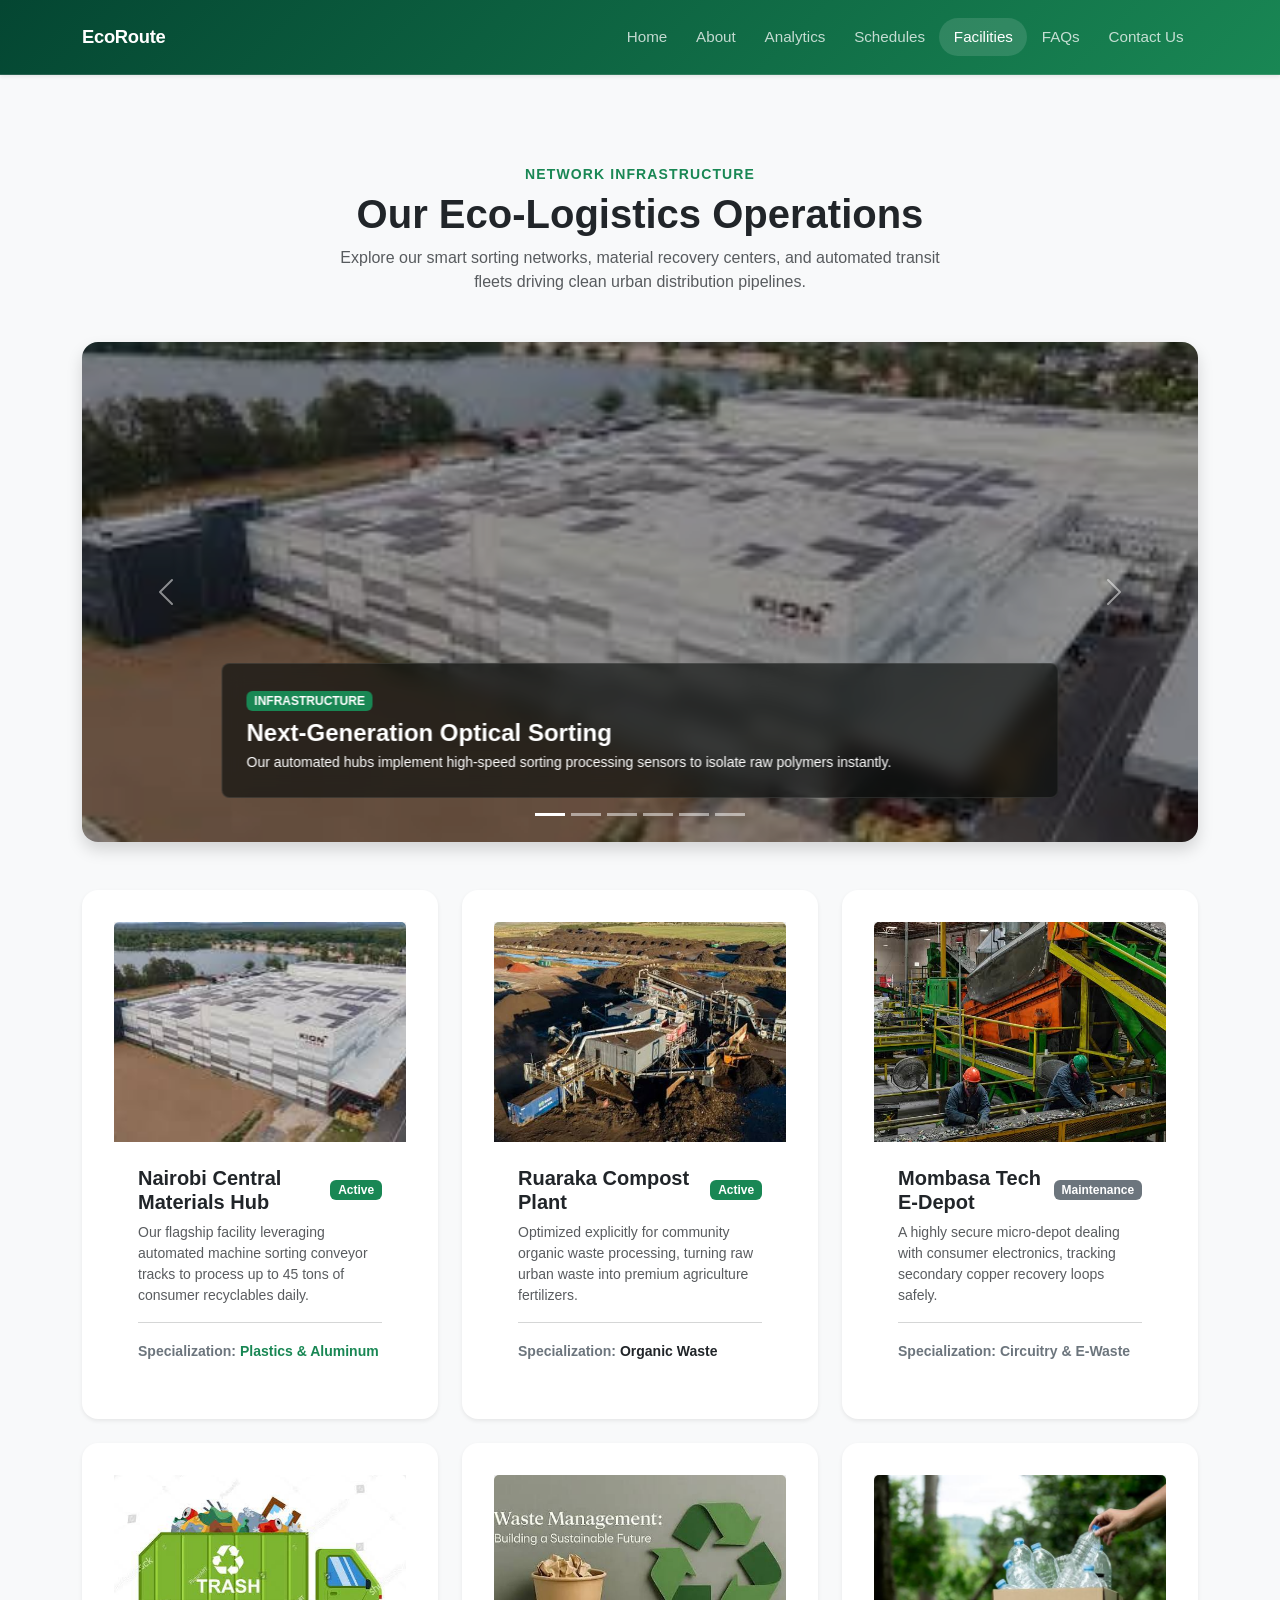
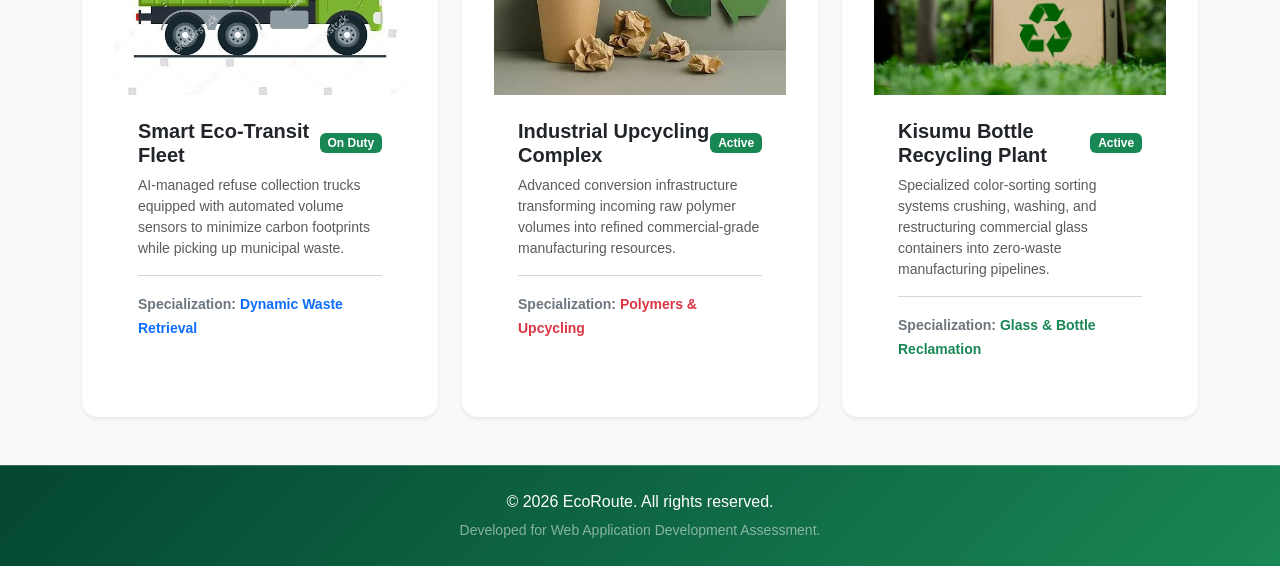
<file: gallery.html>
<!DOCTYPE html>
<html lang="en">
<head>
    <meta charset="UTF-8">
    <meta name="viewport" content="width=device-width, initial-scale=1.0">
    <title>Facilities & Fleet Showcase - EcoRoute</title>
    <link href="https://cdn.jsdelivr.net/npm/bootstrap@5.3.3/dist/css/bootstrap.min.css" rel="stylesheet">
    <link rel="stylesheet" href="css/style.css">
</head>
<body class="d-flex flex-column min-vh-100 bg-light">

    <nav class="navbar navbar-expand-lg navbar-dark shadow-sm fixed-top">
        <div class="container">
            <a class="navbar-brand fw-bold" href="index.html">EcoRoute</a>
            <button class="navbar-toggler" type="button" data-bs-toggle="collapse" data-bs-target="#mainNavbar" aria-controls="mainNavbar" aria-expanded="false" aria-label="Toggle navigation">
                <span class="navbar-toggler-icon"></span>
            </button>
            <div class="collapse navbar-collapse" id="mainNavbar">
                <ul class="navbar-nav ms-auto mb-2 mb-lg-0">
                    <li class="nav-item"><a class="nav-link" href="index.html">Home</a></li>
                    <li class="nav-item"><a class="nav-link" href="about.html">About</a></li>
                    <li class="nav-item"><a class="nav-link" href="dashboard.html">Analytics</a></li>
                    <li class="nav-item"><a class="nav-link" href="schedule.html">Schedules</a></li>
                    <li class="nav-item"><a class="nav-link active" href="gallery.html">Facilities</a></li>
                    <li class="nav-item"><a class="nav-link" href="faq.html">FAQs</a></li>
                    <li class="nav-item"><a class="nav-link" href="contact.html">Contact Us</a></li>
                </ul>
            </div>
        </div>
    </nav>

    <main class="flex-grow-1 pb-5 pt-4">
        
        <div class="container my-5 text-center">
            <span class="text-success text-uppercase fw-bold tracking-wider small">Network Infrastructure</span>
            <h1 class="fw-bold text-dark mt-1">Our Eco-Logistics Operations</h1>
            <p class="text-muted mx-auto max-w-xl">Explore our smart sorting networks, material recovery centers, and automated transit fleets driving clean urban distribution pipelines.</p>
        </div>

        <div class="container mb-5">
            <div id="facilityCarousel" class="carousel slide shadow rounded-4 overflow-hidden" data-bs-ride="carousel">
                <div class="carousel-indicators">
                    <button type="button" data-bs-target="#facilityCarousel" data-bs-slide-to="0" class="active" aria-current="true" aria-label="Slide 1"></button>
                    <button type="button" data-bs-target="#facilityCarousel" data-bs-slide-to="1" aria-label="Slide 2"></button>
                    <button type="button" data-bs-target="#facilityCarousel" data-bs-slide-to="2" aria-label="Slide 3"></button>
                    <button type="button" data-bs-target="#facilityCarousel" data-bs-slide-to="3" aria-label="Slide 4"></button>
                    <button type="button" data-bs-target="#facilityCarousel" data-bs-slide-to="4" aria-label="Slide 5"></button>
                    <button type="button" data-bs-target="#facilityCarousel" data-bs-slide-to="5" aria-label="Slide 6"></button>
                </div>
                
                <div class="carousel-inner">
                    <div class="carousel-item active" data-bs-interval="5000">
                        <img src="assets/image/hub.png" class="d-block w-100 carousel-img" alt="Central Logistics Operations">
                        <div class="carousel-caption d-none d-md-block text-start p-4 rounded-3 start-50 translate-middle-x w-75 mb-4 backdrop-blur">
                            <span class="badge bg-success mb-2 text-uppercase">Infrastructure</span>
                            <h4 class="fw-bold text-white mb-1">Next-Generation Optical Sorting</h4>
                            <p class="small mb-0 opacity-90">Our automated hubs implement high-speed sorting processing sensors to isolate raw polymers instantly.</p>
                        </div>
                    </div>
                    <div class="carousel-item" data-bs-interval="5000">
                        <img src="assets/image/compost.png" class="d-block w-100 carousel-img" alt="Organic Solid Breakdown">
                        <div class="carousel-caption d-none d-md-block text-start p-4 rounded-3 start-50 translate-middle-x w-75 mb-4 backdrop-blur">
                            <span class="badge bg-warning text-dark mb-2 text-uppercase">Organic</span>
                            <h4 class="fw-bold text-white mb-1">Sustainable Organic Refinement</h4>
                            <p class="small mb-0 opacity-90">Transforming municipal biomass loads into stabilized environmental topsoils for agro-distribution channels.</p>
                        </div>
                    </div>
                    <div class="carousel-item" data-bs-interval="5000">
                        <img src="assets/image/ewaste.png" class="d-block w-100 carousel-img" alt="Electronic Asset Tracking">
                        <div class="carousel-caption d-none d-md-block text-start p-4 rounded-3 start-50 translate-middle-x w-75 mb-4 backdrop-blur">
                            <span class="badge bg-info text-dark mb-2 text-uppercase">E-Waste</span>
                            <h4 class="fw-bold text-white mb-1">Secured Hardware Reclamation</h4>
                            <p class="small mb-0 opacity-90">Specialized circuit extractions mapping loop points for clean industrial copper and precious metal recycling.</p>
                        </div>
                    </div>
                    <div class="carousel-item" data-bs-interval="5000">
                        <img src="assets/image/truck.png" class="d-block w-100 carousel-img" alt="Smart Collection Fleet">
                        <div class="carousel-caption d-none d-md-block text-start p-4 rounded-3 start-50 translate-middle-x w-75 mb-4 backdrop-blur">
                            <span class="badge bg-primary mb-2 text-uppercase">Mobility</span>
                            <h4 class="fw-bold text-white mb-1">AI-Optimized Collection Fleet</h4>
                            <p class="small mb-0 opacity-90">Dynamically dispatched emission-controlled transport trucks navigating dynamic urban waste retrieval pathways.</p>
                        </div>
                    </div>
                    <div class="carousel-item" data-bs-interval="5000">
                        <img src="assets/image/waste.png" class="d-block w-100 carousel-img" alt="Advanced Material Upcycling">
                        <div class="carousel-caption d-none d-md-block text-start p-4 rounded-3 start-50 translate-middle-x w-75 mb-4 backdrop-blur">
                            <span class="badge bg-danger mb-2 text-uppercase">Upcycling</span>
                            <h4 class="fw-bold text-white mb-1">Closed-Loop Material Processing</h4>
                            <p class="small mb-0 opacity-90">Industrial reclamation conversion frameworks manufacturing pristine raw structural elements from consumer polymers.</p>
                        </div>
                    </div>
                    <div class="carousel-item" data-bs-interval="5000">
                        <img src="assets/image/recycle1.png" class="d-block w-100 carousel-img" alt="Glass Bottle Recycling Plant">
                        <div class="carousel-caption d-none d-md-block text-start p-4 rounded-3 start-50 translate-middle-x w-75 mb-4 backdrop-blur">
                            <span class="badge bg-success mb-2 text-uppercase">Glass Reclamation</span>
                            <h4 class="fw-bold text-white mb-1">Automated Bottle Sterilization & Crushing</h4>
                            <p class="small mb-0 opacity-90">High-efficiency refinement processing systems converting consumer glass bottles into reusable industrial silicas and pristine container molds.</p>
                        </div>
                    </div>
                </div>

                <button class="carousel-control-prev" type="button" data-bs-target="#facilityCarousel" data-bs-slide="prev">
                    <span class="carousel-control-prev-icon" aria-hidden="true"></span>
                    <span class="visually-hidden">Previous</span>
                </button>
                <button class="carousel-control-next" type="button" data-bs-target="#facilityCarousel" data-bs-slide="next">
                    <span class="carousel-control-next-icon" aria-hidden="true"></span>
                    <span class="visually-hidden">Next</span>
                </button>
            </div>
        </div>

        <div class="container">
            <div class="row g-4">
                
                <div class="col-12 col-md-6 col-lg-4">
                    <div class="card custom-card h-100 border-0 shadow-sm overflow-hidden feature-hover">
                        <div class="card-img-wrapper">
                            <img src="assets/image/hub.png" class="card-img-top gallery-grid-img" alt="Smart Material Recovery Center">
                        </div>
                        <div class="card-body p-4">
                            <div class="d-flex justify-content-between align-items-center mb-2">
                                <h5 class="card-title fw-bold mb-0">Nairobi Central Materials Hub</h5>
                                <span class="badge bg-success">Active</span>
                            </div>
                            <p class="card-text text-muted small">Our flagship facility leveraging automated machine sorting conveyor tracks to process up to 45 tons of consumer recyclables daily.</p>
                            <hr class="text-muted opacity-25">
                            <small class="text-secondary fw-semibold">Specialization: <span class="text-success">Plastics & Aluminum</span></small>
                        </div>
                    </div>
                </div>

                <div class="col-12 col-md-6 col-lg-4">
                    <div class="card custom-card h-100 border-0 shadow-sm overflow-hidden feature-hover">
                        <div class="card-img-wrapper">
                            <img src="assets/image/compost.png" class="card-img-top gallery-grid-img" alt="Biomass and Organic Sorting Plant">
                        </div>
                        <div class="card-body p-4">
                            <div class="d-flex justify-content-between align-items-center mb-2">
                                <h5 class="card-title fw-bold mb-0">Ruaraka Compost Plant</h5>
                                <span class="badge bg-success">Active</span>
                            </div>
                            <p class="card-text text-muted small">Optimized explicitly for community organic waste processing, turning raw urban waste into premium agriculture fertilizers.</p>
                            <hr class="text-muted opacity-25">
                            <small class="text-secondary fw-semibold">Specialization: <span class="text-warning text-dark">Organic Waste</span></small>
                        </div>
                    </div>
                </div>

                <div class="col-12 col-md-6 col-lg-4">
                    <div class="card custom-card h-100 border-0 shadow-sm overflow-hidden feature-hover">
                        <div class="card-img-wrapper">
                            <img src="assets/image/ewaste.png" class="card-img-top gallery-grid-img" alt="Electronic Waste Sorting Depot">
                        </div>
                        <div class="card-body p-4">
                            <div class="d-flex justify-content-between align-items-center mb-2">
                                <h5 class="card-title fw-bold mb-0">Mombasa Tech E-Depot</h5>
                                <span class="badge bg-secondary">Maintenance</span>
                            </div>
                            <p class="card-text text-muted small">A highly secure micro-depot dealing with consumer electronics, tracking secondary copper recovery loops safely.</p>
                            <hr class="text-muted opacity-25">
                            <small class="text-secondary fw-semibold">Specialization: <span class="text-secondary">Circuitry & E-Waste</span></small>
                        </div>
                    </div>
                </div>

                <div class="col-12 col-md-6 col-lg-4">
                    <div class="card custom-card h-100 border-0 shadow-sm overflow-hidden feature-hover">
                        <div class="card-img-wrapper">
                            <img src="assets/image/truck.png" class="card-img-top gallery-grid-img" alt="EcoRoute Garbage Collection Fleet">
                        </div>
                        <div class="card-body p-4">
                            <div class="d-flex justify-content-between align-items-center mb-2">
                                <h5 class="card-title fw-bold mb-0">Smart Eco-Transit Fleet</h5>
                                <span class="badge bg-success">On Duty</span>
                            </div>
                            <p class="card-text text-muted small">AI-managed refuse collection trucks equipped with automated volume sensors to minimize carbon footprints while picking up municipal waste.</p>
                            <hr class="text-muted opacity-25">
                            <small class="text-secondary fw-semibold">Specialization: <span class="text-primary">Dynamic Waste Retrieval</span></small>
                        </div>
                    </div>
                </div>

                <div class="col-12 col-md-6 col-lg-4">
                    <div class="card custom-card h-100 border-0 shadow-sm overflow-hidden feature-hover">
                        <div class="card-img-wrapper">
                            <img src="assets/image/waste.png" class="card-img-top gallery-grid-img" alt="Closed Loop Processing Facility">
                        </div>
                        <div class="card-body p-4">
                            <div class="d-flex justify-content-between align-items-center mb-2">
                                <h5 class="card-title fw-bold mb-0">Industrial Upcycling Complex</h5>
                                <span class="badge bg-success">Active</span>
                            </div>
                            <p class="card-text text-muted small">Advanced conversion infrastructure transforming incoming raw polymer volumes into refined commercial-grade manufacturing resources.</p>
                            <hr class="text-muted opacity-25">
                            <small class="text-secondary fw-semibold">Specialization: <span class="text-danger">Polymers & Upcycling</span></small>
                        </div>
                    </div>
                </div>

                <div class="col-12 col-md-6 col-lg-4">
                    <div class="card custom-card h-100 border-0 shadow-sm overflow-hidden feature-hover">
                        <div class="card-img-wrapper">
                            <img src="assets/image/recycle1.png" class="card-img-top gallery-grid-img" alt="Glass Recycling Facility">
                        </div>
                        <div class="card-body p-4">
                            <div class="d-flex justify-content-between align-items-center mb-2">
                                <h5 class="card-title fw-bold mb-0">Kisumu Bottle Recycling Plant</h5>
                                <span class="badge bg-success">Active</span>
                            </div>
                            <p class="card-text text-muted small">Specialized color-sorting sorting systems crushing, washing, and restructuring commercial glass containers into zero-waste manufacturing pipelines.</p>
                            <hr class="text-muted opacity-25">
                            <small class="text-secondary fw-semibold">Specialization: <span class="text-success">Glass & Bottle Reclamation</span></small>
                        </div>
                    </div>
                </div>

            </div>
        </div>
    </main>

    <footer class="text-white text-center py-4 mt-auto">
        <div class="container">
            <p class="mb-1 fw-medium">&copy; 2026 EcoRoute. All rights reserved.</p>
            <small class="text-white-50">Developed for Web Application Development Assessment.</small>
        </div>
    </footer>

    <script src="https://cdn.jsdelivr.net/npm/bootstrap@5.3.3/dist/js/bootstrap.bundle.min.js"></script>
    <script src="js/main.js"></script>
</body>
</html>
</file>
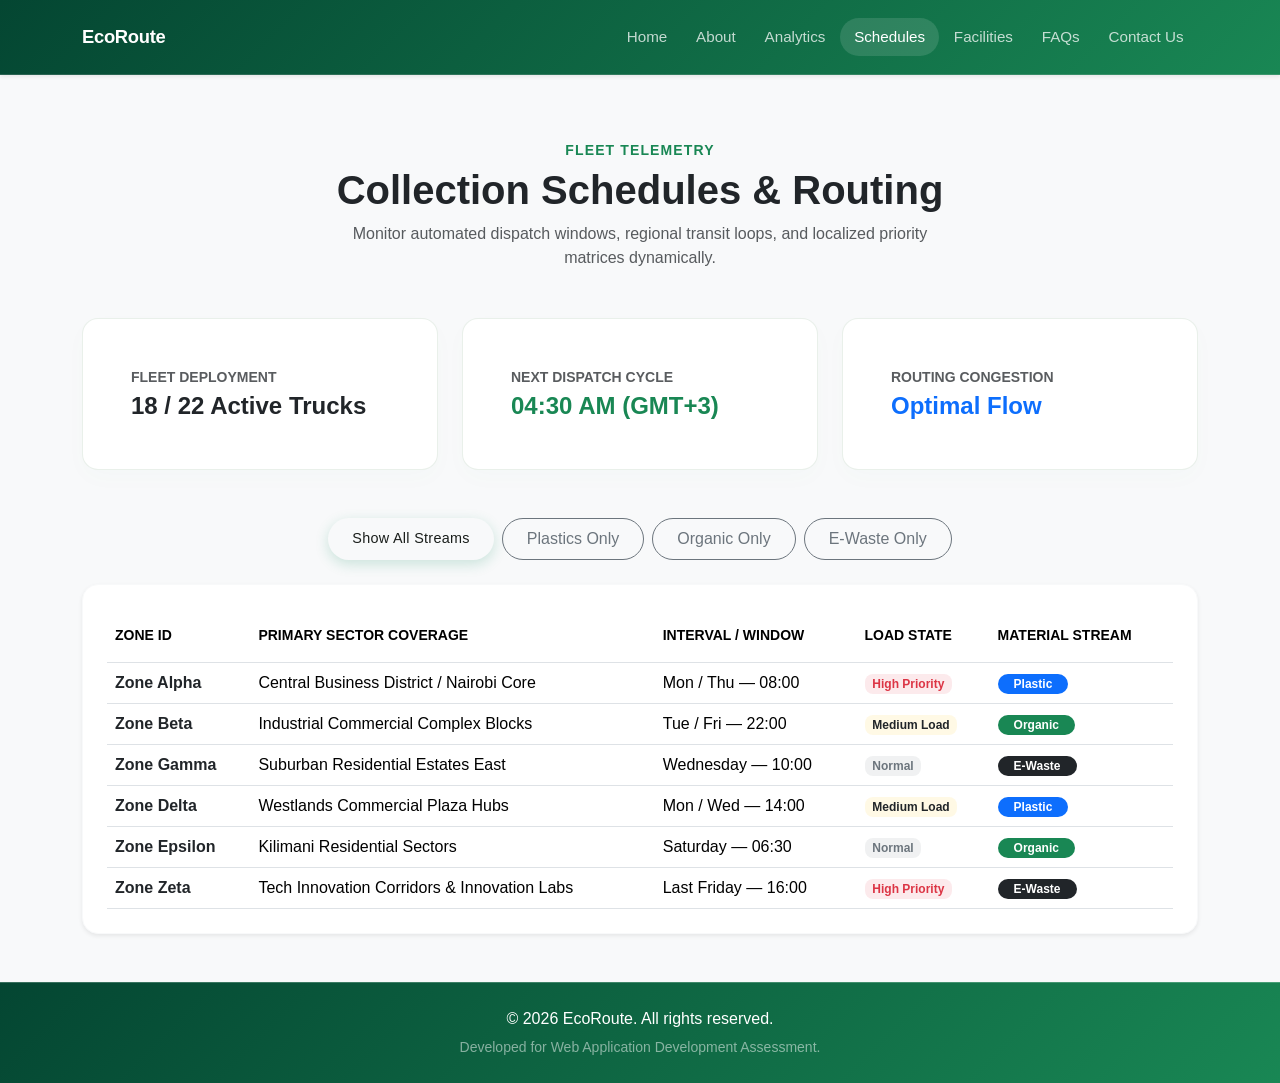
<file: schedule.html>
<!DOCTYPE html>
<html lang="en">
<head>
    <meta charset="UTF-8">
    <meta name="viewport" content="width=device-width, initial-scale=1.0">
    <title>Transit Schedules - EcoRoute</title>
    <link href="https://cdn.jsdelivr.net/npm/bootstrap@5.3.3/dist/css/bootstrap.min.css" rel="stylesheet">
    <link rel="stylesheet" href="css/style.css">
</head>
<body class="d-flex flex-column min-vh-100 bg-light">

    <nav class="navbar navbar-expand-lg navbar-dark shadow-sm fixed-top">
        <div class="container">
            <a class="navbar-brand fw-bold" href="index.html">EcoRoute</a>
            <button class="navbar-toggler" type="button" data-bs-toggle="collapse" data-bs-target="#mainNavbar">
                <span class="navbar-toggler-icon"></span>
            </button>
            <div class="collapse navbar-collapse" id="mainNavbar">
                <ul class="navbar-nav ms-auto mb-2 mb-lg-0">
                    <li class="nav-item"><a class="nav-link" href="index.html">Home</a></li>
                    <li class="nav-item"><a class="nav-link" href="about.html">About</a></li>
                    <li class="nav-item"><a class="nav-link" href="dashboard.html">Analytics</a></li>
                    <li class="nav-item"><a class="nav-link active" href="schedule.html">Schedules</a></li>
                    <li class="nav-item"><a class="nav-link" href="gallery.html">Facilities</a></li>
                    <li class="nav-item"><a class="nav-link" href="faq.html">FAQs</a></li>
                    <li class="nav-item"><a class="nav-link" href="contact.html">Contact Us</a></li>
                </ul>
            </div>
        </div>
    </nav>

    <main class="container my-5 flex-grow-1">
        
        <div class="text-center mb-5">
            <span class="text-success text-uppercase fw-bold tracking-wider small">Fleet Telemetry</span>
            <h1 class="fw-bold text-dark mt-1">Collection Schedules & Routing</h1>
            <p class="text-muted mx-auto max-w-xl">Monitor automated dispatch windows, regional transit loops, and localized priority matrices dynamically.</p>
        </div>

        <div class="row g-4 mb-5">
            <div class="col-md-4">
                <div class="card custom-card p-3">
                    <div class="card-body">
                        <small class="text-muted text-uppercase fw-semibold d-block mb-1">Fleet Deployment</small>
                        <h4 class="fw-bold text-dark mb-0">18 / 22 Active Trucks</h4>
                    </div>
                </div>
            </div>
            <div class="col-md-4">
                <div class="card custom-card p-3">
                    <div class="card-body">
                        <small class="text-muted text-uppercase fw-semibold d-block mb-1">Next Dispatch Cycle</small>
                        <h4 class="fw-bold text-success mb-0">04:30 AM (GMT+3)</h4>
                    </div>
                </div>
            </div>
            <div class="col-md-4">
                <div class="card custom-card p-3">
                    <div class="card-body">
                        <small class="text-muted text-uppercase fw-semibold d-block mb-1">Routing Congestion</small>
                        <h4 class="fw-bold text-primary mb-0">Optimal Flow</h4>
                    </div>
                </div>
            </div>
        </div>

        <div class="d-flex justify-content-center flex-wrap gap-2 mb-4">
            <button class="btn btn-emerald rounded-pill px-4 py-2 filter-btn active" onclick="filterSchedule('all')">Show All Streams</button>
            <button class="btn btn-outline-secondary rounded-pill px-4 py-2 filter-btn" onclick="filterSchedule('Plastic')">Plastics Only</button>
            <button class="btn btn-outline-secondary rounded-pill px-4 py-2 filter-btn" onclick="filterSchedule('Organic')">Organic Only</button>
            <button class="btn btn-outline-secondary rounded-pill px-4 py-2 filter-btn" onclick="filterSchedule('E-Waste')">E-Waste Only</button>
        </div>

        <div class="table-responsive bg-white p-4 rounded-4 shadow-sm border border-light">
            <table class="table table-hover align-middle mb-0">
                <thead>
                    <tr class="text-secondary small text-uppercase">
                        <th class="py-3">Zone ID</th>
                        <th class="py-3">Primary Sector Coverage</th>
                        <th class="py-3">Interval / Window</th>
                        <th class="py-3">Load State</th>
                        <th class="py-3">Material Stream</th>
                    </tr>
                </thead>
                <tbody id="scheduleTableBody">
                    <tr class="schedule-row" data-material="Plastic">
                        <td class="fw-bold text-dark">Zone Alpha</td>
                        <td>Central Business District / Nairobi Core</td>
                        <td>Mon / Thu — 08:00</td>
                        <td><span class="badge bg-danger bg-opacity-10 text-danger px-2.5 py-1.5 rounded-3">High Priority</span></td>
                        <td><span class="badge bg-primary px-3 py-1.5 rounded-pill">Plastic</span></td>
                    </tr>
                    <tr class="schedule-row" data-material="Organic">
                        <td class="fw-bold text-dark">Zone Beta</td>
                        <td>Industrial Commercial Complex Blocks</td>
                        <td>Tue / Fri — 22:00</td>
                        <td><span class="badge bg-warning bg-opacity-10 text-warning text-dark px-2.5 py-1.5 rounded-3">Medium Load</span></td>
                        <td><span class="badge bg-success px-3 py-1.5 rounded-pill">Organic</span></td>
                    </tr>
                    <tr class="schedule-row" data-material="E-Waste">
                        <td class="fw-bold text-dark">Zone Gamma</td>
                        <td>Suburban Residential Estates East</td>
                        <td>Wednesday — 10:00</td>
                        <td><span class="badge bg-secondary bg-opacity-10 text-secondary px-2.5 py-1.5 rounded-3">Normal</span></td>
                        <td><span class="badge bg-dark px-3 py-1.5 rounded-pill">E-Waste</span></td>
                    </tr>
                    <tr class="schedule-row" data-material="Plastic">
                        <td class="fw-bold text-dark">Zone Delta</td>
                        <td>Westlands Commercial Plaza Hubs</td>
                        <td>Mon / Wed — 14:00</td>
                        <td><span class="badge bg-warning bg-opacity-10 text-warning text-dark px-2.5 py-1.5 rounded-3">Medium Load</span></td>
                        <td><span class="badge bg-primary px-3 py-1.5 rounded-pill">Plastic</span></td>
                    </tr>
                    <tr class="schedule-row" data-material="Organic">
                        <td class="fw-bold text-dark">Zone Epsilon</td>
                        <td>Kilimani Residential Sectors</td>
                        <td>Saturday — 06:30</td>
                        <td><span class="badge bg-secondary bg-opacity-10 text-secondary px-2.5 py-1.5 rounded-3">Normal</span></td>
                        <td><span class="badge bg-success px-3 py-1.5 rounded-pill">Organic</span></td>
                    </tr>
                    <tr class="schedule-row" data-material="E-Waste">
                        <td class="fw-bold text-dark">Zone Zeta</td>
                        <td>Tech Innovation Corridors & Innovation Labs</td>
                        <td>Last Friday — 16:00</td>
                        <td><span class="badge bg-danger bg-opacity-10 text-danger px-2.5 py-1.5 rounded-3">High Priority</span></td>
                        <td><span class="badge bg-dark px-3 py-1.5 rounded-pill">E-Waste</span></td>
                    </tr>
                </tbody>
            </table>
        </div>
    </main>

    <footer class="text-white text-center py-4 mt-auto">
    <div class="container">
        <p class="mb-1 fw-medium">&copy; 2026 EcoRoute. All rights reserved.</p>
        <small class="text-white-50">Developed for Web Application Development Assessment.</small>
    </div>
</footer>

    <script src="https://cdn.jsdelivr.net/npm/bootstrap@5.3.3/dist/js/bootstrap.bundle.min.js"></script>
    <script src="js/main.js"></script>
</body>
</html>
</file>
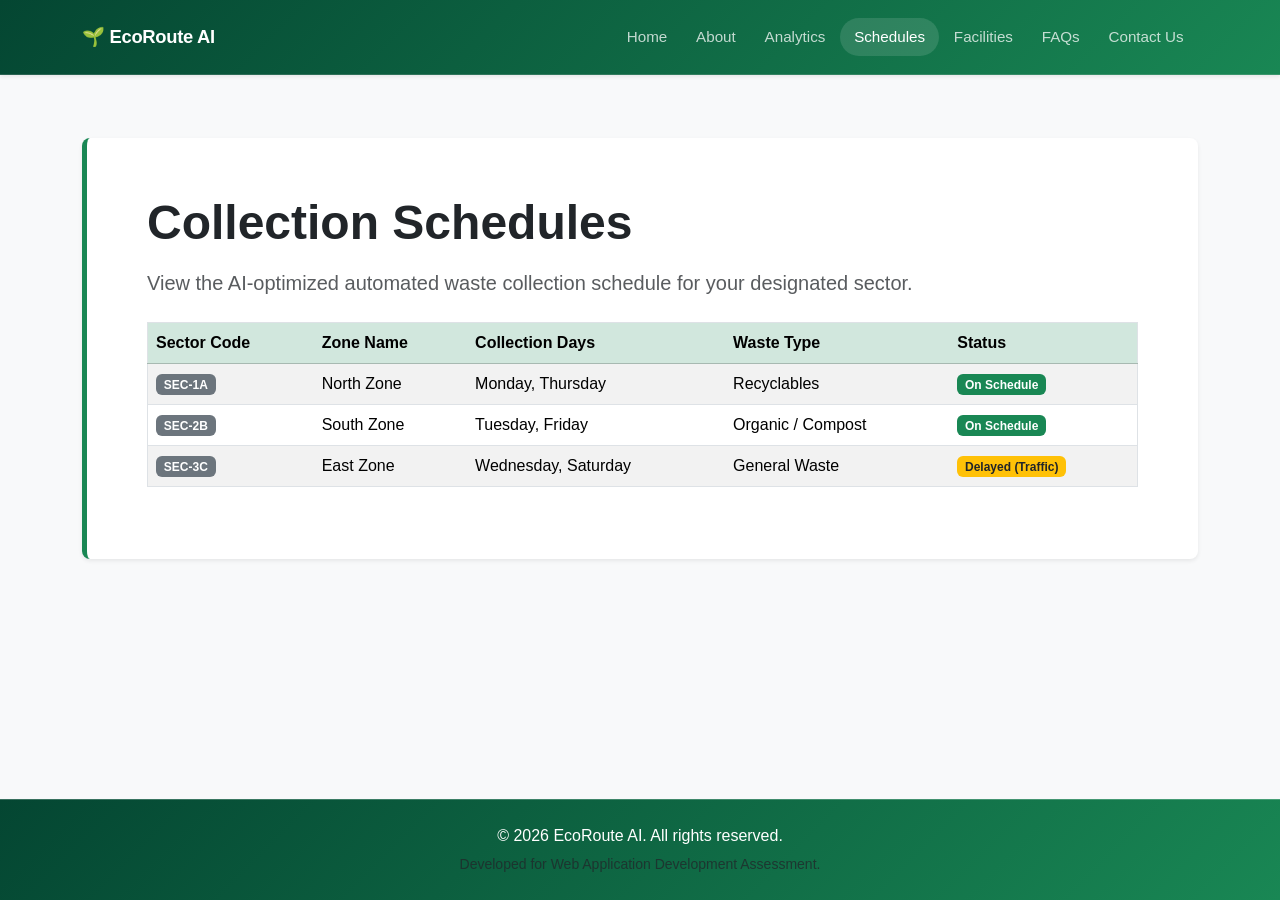
<file: schedules.html>
<!DOCTYPE html>
<html lang="en">
<head>
    <meta charset="UTF-8">
    <meta name="viewport" content="width=device-width, initial-scale=1.0">
    <title>EcoRoute AI - Schedules</title>
    <link href="https://cdn.jsdelivr.net/npm/bootstrap@5.3.3/dist/css/bootstrap.min.css" rel="stylesheet">
    <link rel="stylesheet" href="css/style.css">
</head>
<body class="d-flex flex-column min-vh-100 bg-light">

    <nav class="navbar navbar-expand-lg navbar-dark bg-success shadow-sm">
        <div class="container">
            <a class="navbar-brand fw-bold" href="index.html">🌱 EcoRoute AI</a>
            <button class="navbar-brand navbar-toggler" type="button" data-bs-toggle="collapse" data-bs-target="#mainNavbar" aria-controls="mainNavbar" aria-expanded="false" aria-label="Toggle navigation">
                <span class="navbar-toggler-icon"></span>
            </button>
            <div class="collapse navbar-collapse" id="mainNavbar">
                <ul class="navbar-nav ms-auto mb-2 mb-lg-0">
                    <li class="nav-item"><a class="nav-link" href="index.html">Home</a></li>
                    <li class="nav-item"><a class="nav-link" href="about.html">About</a></li>
                    <li class="nav-item"><a class="nav-link" href="dashboard.html">Analytics</a></li>
                    <li class="nav-item"><a class="nav-link active" href="schedule.html">Schedules</a></li>
                    <li class="nav-item"><a class="nav-link" href="gallery.html">Facilities</a></li>
                    <li class="nav-item"><a class="nav-link" href="faq.html">FAQs</a></li>
                    <li class="nav-item"><a class="nav-link" href="contact.html">Contact Us</a></li>
                </ul>
            </div>
        </div>
    </nav>

    <main class="container my-5 flex-grow-1">
        <div class="bg-white p-5 rounded-3 shadow-sm border-start border-success border-5">
            <div class="container-fluid py-2">
                <h1 class="display-5 fw-bold text-dark mb-3">Collection Schedules</h1>
                <p class="fs-5 text-muted mb-4">View the AI-optimized automated waste collection schedule for your designated sector.</p>
                
                <div class="table-responsive">
                    <table class="table table-hover table-striped border align-middle">
                        <thead class="table-success">
                            <tr>
                                <th scope="col">Sector Code</th>
                                <th scope="col">Zone Name</th>
                                <th scope="col">Collection Days</th>
                                <th scope="col">Waste Type</th>
                                <th scope="col">Status</th>
                            </tr>
                        </thead>
                        <tbody>
                            <tr>
                                <td><span class="badge bg-secondary">SEC-1A</span></td>
                                <td>North Zone</td>
                                <td>Monday, Thursday</td>
                                <td>Recyclables</td>
                                <td><span class="badge bg-success">On Schedule</span></td>
                            </tr>
                            <tr>
                                <td><span class="badge bg-secondary">SEC-2B</span></td>
                                <td>South Zone</td>
                                <td>Tuesday, Friday</td>
                                <td>Organic / Compost</td>
                                <td><span class="badge bg-success">On Schedule</span></td>
                            </tr>
                            <tr>
                                <td><span class="badge bg-secondary">SEC-3C</span></td>
                                <td>East Zone</td>
                                <td>Wednesday, Saturday</td>
                                <td>General Waste</td>
                                <td><span class="badge bg-warning text-dark">Delayed (Traffic)</span></td>
                            </tr>
                        </tbody>
                    </table>
                </div>
            </div>
        </div>
    </main>
    <footer class="bg-dark text-white text-center py-4 mt-auto">
        <div class="container">
            <p class="mb-1">&copy; 2026 EcoRoute AI. All rights reserved.</p>
            <small class="text-muted">Developed for Web Application Development Assessment.</small>
        </div>
    </footer>

    <script src="https://cdn.jsdelivr.net/npm/bootstrap@5.3.3/dist/js/bootstrap.bundle.min.js"></script>
    <script src="js/main.js"></script>
</body>
</html>
</file>
<file: css/style.css>
body {
    font-family: -apple-system, BlinkMacSystemFont, "Segoe UI", Roboto, Helvetica, Arial, sans-serif;
    background-color: #fcfdfc; 
    color: #1a1e1b; 
    overflow-x: hidden;
    -webkit-font-smoothing: antialiased;
    padding-top: 90px;
}

.navbar {
    position: fixed;
    top: 0;
    right: 0;
    left: 0;
    z-index: 1030;
    background: linear-gradient(135deg, #044632 0%, #198754 100%) !important;
    padding: 1.1rem 0;
    backdrop-filter: blur(8px);
    border-bottom: 1px solid rgba(255, 255, 255, 0.15);
    transition: padding 0.3s ease-in-out;
}

.navbar.navbar-shrink {
    padding: 0.6rem 0;
    box-shadow: 0 4px 12px rgba(0, 0, 0, 0.15) !important;
}

.navbar-brand {
    font-size: 1.15rem;
    letter-spacing: -0.3px;
    color: #ffffff !important;
}

.navbar-nav .nav-link {
    font-weight: 500;
    font-size: 0.95rem;
    color: rgba(255, 255, 255, 0.75) !important;
    padding-left: 0.9rem !important;
    padding-right: 0.9rem !important;
    transition: color 0.2s ease-in-out, background-color 0.2s ease;
}

.navbar-nav .nav-link:hover {
    color: #ffffff !important;
}

.navbar-nav .nav-link.active {
    color: #ffffff !important;
    background-color: rgba(255, 255, 255, 0.12);
    border-radius: 20px; 
}

.hero-section {
    position: relative;
    min-height: 75vh;
    background-color: #111827; 
    background-size: cover;
    background-position: center;
    background-repeat: no-repeat;
    border-bottom: 1px solid rgba(211, 225, 214, 0.4);
    padding: 6rem 0;
}

.hero-overlay {
    position: absolute;
    top: 0;
    left: 0;
    width: 100%;
    height: 100%;
    background-color: rgba(0, 0, 0, 0.55); 
    z-index: 1;
}

.hero-content {
    position: relative;
    z-index: 2;
}

.bg-white.py-4.shadow-sm {
    background-color: #f4f7f5 !important; 
    border-color: #e3ebd6 !important; 
}

.custom-card {
    background: #ffffff;
    border: 1px solid rgba(211, 225, 214, 0.5); 
    border-radius: 16px;
    padding: 2rem !important; 
    box-shadow: 0 8px 24px rgba(13, 138, 95, 0.02); 
    transition: transform 0.3s cubic-bezier(0.16, 1, 0.3, 1), box-shadow 0.3s ease;
}

.custom-card.gallery-card {
    padding: 0 !important;
}

.custom-card:hover {
    transform: translateY(-4px);
    box-shadow: 0 12px 32px rgba(13, 138, 95, 0.06);
    border-color: rgba(13, 138, 95, 0.25);
}

.bg-dark.text-white {
    background-color: #0c0f0d !important; 
}

.btn-emerald {
    background-color: #0d8a5f; 
    border: none;
    font-size: 0.9rem;
    letter-spacing: 0.3px;
    box-shadow: 0 4px 14px rgba(13, 138, 95, 0.2);
    transition: all 0.25s cubic-bezier(0.16, 1, 0.3, 1);
}

.btn-emerald:hover {
    background-color: #0a6b4a; 
    box-shadow: 0 6px 20px rgba(10, 107, 74, 0.3);
    transform: translateY(-2px);
}

.tracking-tight {
    letter-spacing: -0.03em;
}

.tracking-wider {
    letter-spacing: 0.08em;
}

.max-w-xl {
    max-width: 620px;
}

@keyframes fadeUpIn {
    from {
        opacity: 0;
        transform: translateY(20px);
    }
    to {
        opacity: 1;
        transform: translateY(0);
    }
}

.animate-fade-up {
    animation: fadeUpIn 0.8s cubic-bezier(0.16, 1, 0.3, 1) both;
}

.feature-hover {
    transition: transform 0.4s cubic-bezier(0.16, 1, 0.3, 1), 
                box-shadow 0.4s cubic-bezier(0.16, 1, 0.3, 1), 
                border-color 0.3s ease !important;
}

.feature-hover:hover {
    transform: translateY(-6px) scale(1.01) !important;
    box-shadow: 0 20px 38px rgba(13, 138, 95, 0.08) !important;
    border-color: rgba(13, 138, 95, 0.35) !important;
}

.counter-stat {
    transition: transform 0.3s cubic-bezier(0.175, 0.885, 0.32, 1.275);
    display: inline-block;
}

.counter-stat:hover {
    transform: scale(1.08);
}

.pipeline-panel {
    background-color: rgba(255, 255, 255, 0.03);
    border: 1px solid rgba(255, 255, 255, 0.08);
    transition: all 0.4s cubic-bezier(0.16, 1, 0.3, 1);
    cursor: pointer;
}

.panel-index {
    color: #6c757d;
    transition: color 0.3s ease;
}

.panel-status-tag {
    background: rgba(255, 255, 255, 0.05);
    color: rgba(255, 255, 255, 0.6);
    padding: 0.25rem 0.75rem;
    border-radius: 6px;
    transition: all 0.3s ease;
}

.pipeline-panel:hover, .pipeline-panel.active-panel {
    background-color: rgba(13, 138, 95, 0.08);
    border-color: rgba(13, 138, 95, 0.4);
    transform: translateX(4px);
}

.pipeline-panel:hover .panel-index, .pipeline-panel.active-panel .panel-index {
    color: #0d8a5f;
}

.pipeline-panel:hover .panel-status-tag, .pipeline-panel.active-panel .panel-status-tag {
    background: rgba(13, 138, 95, 0.2);
    color: #ffffff;
}

.carousel-img {
    height: 500px;
    object-fit: cover;
    filter: brightness(0.7); 
}

.backdrop-blur {
    background: rgba(12, 15, 13, 0.65) !important;
    backdrop-filter: blur(10px);
    border: 1px solid rgba(255, 255, 255, 0.1);
}

.card-img-wrapper {
    width: 100%;
    height: 220px; 
    overflow: hidden;
    position: relative;
    background-color: #f0f0f0;
}

.gallery-grid-img {
    width: 100%;
    height: 100%;
    object-fit: cover; 
    transition: transform 0.5s cubic-bezier(0.16, 1, 0.3, 1);
}

.custom-card:hover .gallery-grid-img {
    transform: scale(1.05); 
}

#teamSliderTrack {
    width: 100%;
    transition: transform 0.5s ease-in-out;
}

.team-slide-card {
    flex: 0 0 100%;
    max-width: 100%;
    box-sizing: border-box;
}

footer {
    background: linear-gradient(135deg, #044632 0%, #198754 100%) !important;
    border-top: 1px solid rgba(255, 255, 255, 0.2);
}

@media (min-width: 768px) {
    #teamCarousel .carousel-inner {
        display: flex;
    }

    #teamCarousel .carousel-item-next,
    #teamCarousel .carousel-item-prev,
    #teamCarousel .carousel-item.active {
        display: flex !important;
    }

    #teamCarousel .carousel-item {
        display: none;
        margin-right: 0;
        flex: 0 0 100%;
    }

    #teamCarousel .carousel-item > div {
        flex: 0 0 33.333%;
        max-width: 33.333%;
    }
    
    #teamCarousel .active.carousel-item-end {
        transform: translateX(33.333%);
    }

    #teamCarousel .carousel-item-prev:not(.carousel-item-end),
    #teamCarousel .active.carousel-item-start {
        transform: translateX(-33.333%);
    }

    .team-slide-card {
        flex: 0 0 33.333%;
        max-width: 33.333%;
    }
}
@media (max-width: 991.98px) {
    .navbar-collapse {
        margin-top: 0.75rem;
        padding: 1rem;
        background: linear-gradient(135deg, #044632 0%, #198754 100%);
        border: 1px solid rgba(255, 255, 255, 0.15);
        border-radius: 12px;
    }
    
    .navbar-nav .nav-link {
        padding: 0.75rem 1.2rem !important;
        border-radius: 8px;
    }

    .navbar-nav .nav-link.active {
        background-color: rgba(255, 255, 255, 0.08);
        border-radius: 8px;
    }
    
    .hero-section {
        min-height: 50vh;
        padding: 4rem 0;
    }

    .carousel-img {
        height: 360px;
    }
}
</file>
